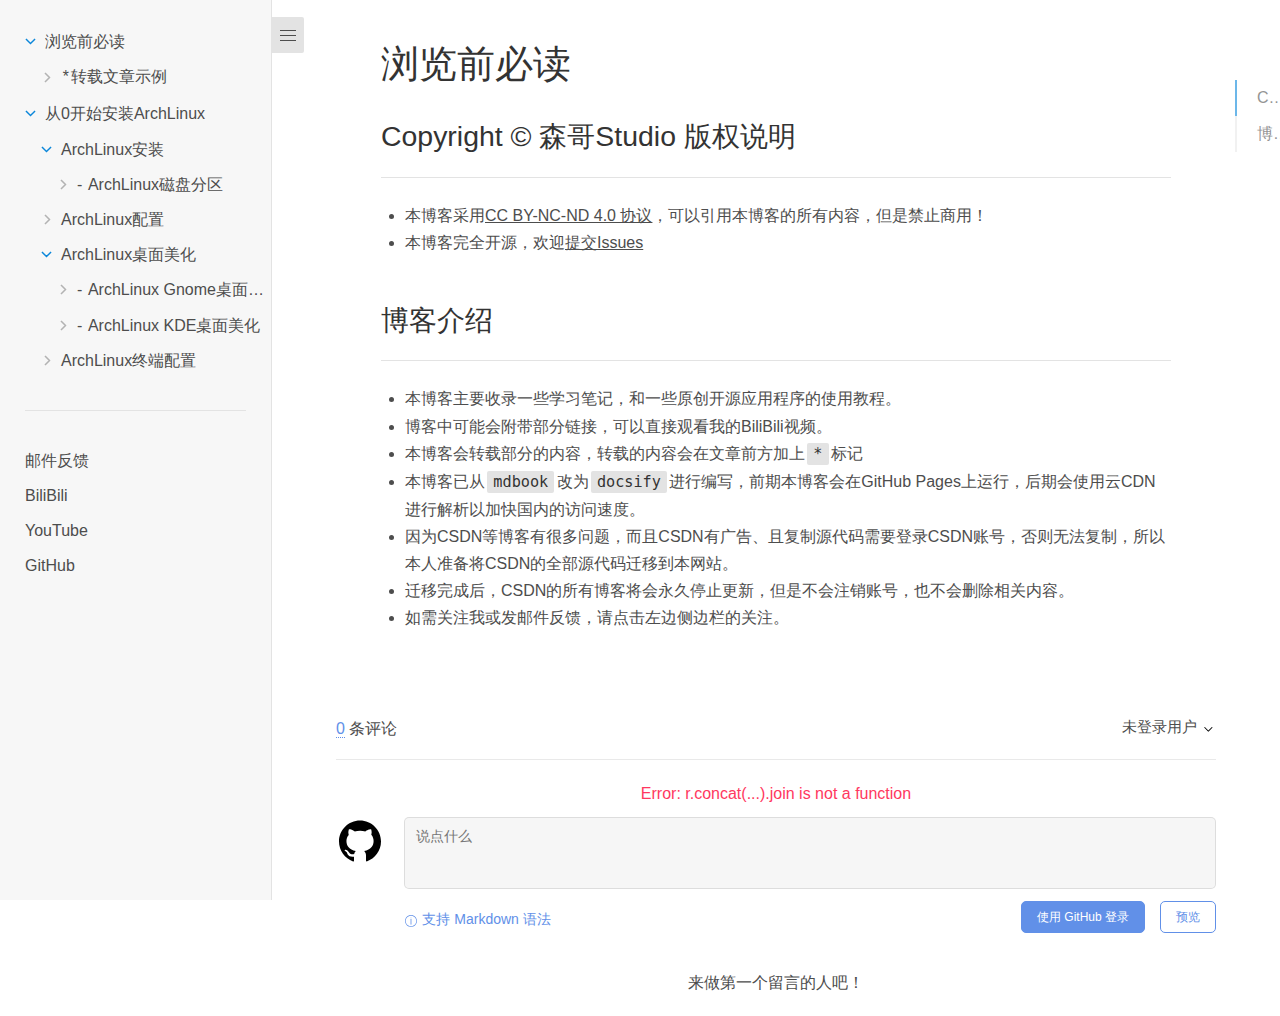
<file: index.html>
<!DOCTYPE html>
<html lang="en">
    <head>
        <meta charset="UTF-8">
        <title>森哥Studio的个人博客</title>
        <meta http-equiv="X-UA-Compatible" content="IE=edge,chrome=1"/>
        <meta name="description" content="Description">
        <meta name="viewport" content="width=device-width, initial-scale=1.0, minimum-scale=1.0">
        <link rel="stylesheet" href="css/docsify-themeable.css">
        <link rel="shortcut icon" href="img/favicon.png">
    </head>
    <body>
        <div id="app">玩命加载中...</div>
        <!-- Docsify v4 -->
        <script src="js/docsify.js"></script>
        <!-- Docsify Themeable主题 -->
        <script src="js/docsify-themeable.js"></script>
        <!-- 侧边栏 -->
        <script>
            window.$docsify = {
                name: '',
                repo: '',
                // 侧边栏
                loadSidebar: true,
                // 字数统计
                count: {
                    countable: true,
                    fontsize: '0.9em',
                    color: 'rgb(90,90,90)',
                    language: 'chinese'
                },
                //  全文搜索
                search: {
                    paths: [], // or 'auto'
                    placeholder: "在此处搜索",
                    noData: '没有找到结果',
                    depth: 6,
                },
                // 文章导航
                toc: {
                    tocMaxLevel: 4,
                    target: 'h2, h3, h4'
                },
                // Docsify tabs主题
                tabs: {
                    persist    : true,      // default
                    sync       : false,      // default
                    theme      : 'material', // default
                    tabComments: true,      // default
                    tabHeadings: true       // default
                  },
            };
        </script>
        <!-- 复制到剪切板 -->
        <script src="js/docsify-copy-code.js"></script>
        <!-- 内容导航 -->
        <script src="js/docsify-plugin-toc.js"></script>
        <!-- 在GitHub上编辑 -->
        <script src="js/docsify-edit-on-github.js"></script>
        <!-- Docsify Tabs -->
        <script src="js/docsify-tabs.js"></script>
        <link rel="stylesheet" href="css/gitalk.css">
        <script src="js/docsify-gitalk.js"></script>
        <script src="js/gitalk.js"></script>
        <script>
            const gitalk = new Gitalk({
                clientID: '2145ea87c946bdb131b9',
                clientSecret: '380263d716d0cdd8d8dc5c4175ef5eb20625596c',
                // labels: ['gitalk'],
                labels: 'gitalk',
                repo: 'SengeStudio',
                owner: 'senge-studio',
                admin: ['senge-studio'],
                language: 'zh-CN',
                // facebook-like distraction free mode
                distractionFreeMode: true
            })
            window.addEventListener('hashchange', onHashChange);
            function onHashChange() {
                props.id = decodeURI(location.hash.split('?')[0]);
            }
            gitalk.render('gitalk-container')
        </script>
    </body>
</html>
</file>
<file: css/docsify-themeable.css>
.github-corner{position:absolute;z-index:40;top:0;right:0;border-bottom:0;text-decoration:none}.github-corner svg{height:70px;width:70px;fill:var(--theme-color);color:var(--base-background-color)}.github-corner:hover .octo-arm{-webkit-animation:octocat-wave 560ms ease-in-out;animation:octocat-wave 560ms ease-in-out}@-webkit-keyframes octocat-wave{0%,100%{transform:rotate(0)}20%,60%{transform:rotate(-25deg)}40%,80%{transform:rotate(10deg)}}@keyframes octocat-wave{0%,100%{transform:rotate(0)}20%,60%{transform:rotate(-25deg)}40%,80%{transform:rotate(10deg)}}.progress{position:fixed;z-index:2147483647;top:0;left:0;right:0;height:3px;width:0;background-color:var(--theme-color);transition:width var(--duration-fast),opacity calc(var(--duration-fast) * 2)}body.ready-transition:after,body.ready-transition>*:not(.progress){opacity:0;transition:opacity var(--spinner-transition-duration)}body.ready-transition:after{content:'';position:absolute;z-index:1000;top:calc(50% - (var(--spinner-size) / 2));left:calc(50% - (var(--spinner-size) / 2));height:var(--spinner-size);width:var(--spinner-size);border:var(--spinner-track-width, 0) solid var(--spinner-track-color);border-left-color:var(--theme-color);border-left-color:var(--theme-color);border-radius:50%;-webkit-animation:spinner var(--duration-slow) infinite linear;animation:spinner var(--duration-slow) infinite linear}body.ready-transition.ready-spinner:after{opacity:1}body.ready-transition.ready-fix:after{opacity:0}body.ready-transition.ready-fix>*:not(.progress){opacity:1;transition-delay:var(--spinner-transition-duration)}@-webkit-keyframes spinner{0%{transform:rotate(0deg)}100%{transform:rotate(360deg)}}@keyframes spinner{0%{transform:rotate(0deg)}100%{transform:rotate(360deg)}}*,*:before,*:after{box-sizing:inherit;font-size:inherit;-webkit-overflow-scrolling:touch;-webkit-tap-highlight-color:rgba(0,0,0,0);-webkit-text-size-adjust:none;-webkit-touch-callout:none}:root{box-sizing:border-box;background-color:var(--base-background-color);font-size:var(--base-font-size);font-weight:var(--base-font-weight);line-height:var(--base-line-height);letter-spacing:var(--base-letter-spacing);color:var(--base-color);-webkit-font-smoothing:antialiased;-moz-osx-font-smoothing:grayscale;font-smoothing:antialiased}html,button,input,optgroup,select,textarea{font-family:var(--base-font-family)}button,input,optgroup,select,textarea{font-size:100%;margin:0}a{text-decoration:none;-webkit-text-decoration-skip:ink;text-decoration-skip-ink:auto}body{margin:0}hr{height:0;margin:2em 0;border:none;border-bottom:var(--hr-border, 0)}img{max-width:100%;border:0}main{display:block}main.hidden{display:none}mark{background:var(--mark-background);color:var(--mark-color)}pre{font-family:var(--pre-font-family);font-size:var(--pre-font-size);font-weight:var(--pre-font-weight);line-height:var(--pre-line-height)}small{display:inline-block;font-size:var(--small-font-size)}strong{font-weight:var(--strong-font-weight);color:var(--strong-color, currentColor)}sub,sup{font-size:var(--subsup-font-size);line-height:0;position:relative;vertical-align:baseline}sub{bottom:-0.25em}sup{top:-0.5em}body:not([data-platform^="Mac"]) *{scrollbar-color:hsla(var(--mono-hue), var(--mono-saturation), 50%, 0.3) hsla(var(--mono-hue), var(--mono-saturation), 50%, 0.1);scrollbar-width:thin}body:not([data-platform^="Mac"]) * ::-webkit-scrollbar{width:5px;height:5px}body:not([data-platform^="Mac"]) * ::-webkit-scrollbar-thumb{background:hsla(var(--mono-hue), var(--mono-saturation), 50%, 0.3)}body:not([data-platform^="Mac"]) * ::-webkit-scrollbar-track{background:hsla(var(--mono-hue), var(--mono-saturation), 50%, 0.1)}::-moz-selection{background:var(--selection-color)}::selection{background:var(--selection-color)}.emoji{height:var(--emoji-size);vertical-align:middle}.task-list-item{list-style:none}.task-list-item input{margin-right:0.5em;margin-left:0;vertical-align:0.075em}.markdown-section code[class*="lang-"],.markdown-section pre[data-lang]{font-family:var(--code-font-family);font-size:var(--code-font-size);font-weight:var(--code-font-weight);letter-spacing:normal;line-height:var(--code-block-line-height);-moz-tab-size:var(--code-tab-size);-o-tab-size:var(--code-tab-size);tab-size:var(--code-tab-size);text-align:left;white-space:pre;word-spacing:normal;word-wrap:normal;word-break:normal;-webkit-hyphens:none;-ms-hyphens:none;hyphens:none}.markdown-section pre[data-lang]{position:relative;overflow:hidden;margin:var(--code-block-margin);padding:0;border-radius:var(--code-block-border-radius)}.markdown-section pre[data-lang]::after{content:attr(data-lang);position:absolute;top:0.75em;right:0.75em;opacity:0.6;color:inherit;font-size:var(--font-size-s);line-height:1}.markdown-section pre[data-lang] code{display:block;overflow:auto;padding:var(--code-block-padding)}code[class*="lang-"],pre[data-lang]{color:var(--code-theme-text)}pre[data-lang]::-moz-selection,pre[data-lang] ::-moz-selection,code[class*="lang-"]::-moz-selection,code[class*="lang-"] ::-moz-selection{background:var(--code-theme-selection, var(--selection-color))}pre[data-lang]::-moz-selection, pre[data-lang] ::-moz-selection, code[class*="lang-"]::-moz-selection, code[class*="lang-"] ::-moz-selection{background:var(--code-theme-selection, var(--selection-color))}pre[data-lang]::selection,pre[data-lang] ::selection,code[class*="lang-"]::selection,code[class*="lang-"] ::selection{background:var(--code-theme-selection, var(--selection-color))}:not(pre)>code[class*="lang-"],pre[data-lang]{background:var(--code-theme-background)}.namespace{opacity:0.7}.token.comment,.token.prolog,.token.doctype,.token.cdata{color:var(--code-theme-comment)}.token.punctuation{color:var(--code-theme-punctuation)}.token.property,.token.tag,.token.boolean,.token.number,.token.constant,.token.symbol,.token.deleted{color:var(--code-theme-tag)}.token.selector,.token.attr-name,.token.string,.token.char,.token.builtin,.token.inserted{color:var(--code-theme-selector)}.token.operator,.token.entity,.token.url,.language-css .token.string,.style .token.string{color:var(--code-theme-operator)}.token.atrule,.token.attr-value,.token.keyword{color:var(--code-theme-keyword)}.token.function{color:var(--code-theme-function)}.token.regex,.token.important,.token.variable{color:var(--code-theme-variable)}.token.important,.token.bold{font-weight:bold}.token.italic{font-style:italic}.token.entity{cursor:help}.markdown-section{position:relative;max-width:var(--content-max-width);margin:0 auto;padding:2rem 45px}.app-nav:not(:empty) ~ main .markdown-section{padding-top:3.5rem}.markdown-section figure,.markdown-section p,.markdown-section ol,.markdown-section ul{margin:1em 0}.markdown-section ol,.markdown-section ul{padding-left:1.5rem}.markdown-section ol ol,.markdown-section ol ul,.markdown-section ul ol,.markdown-section ul ul{margin-top:0.15rem;margin-bottom:0.15rem}.markdown-section a{border-bottom:var(--link-border-bottom);color:var(--link-color);-webkit-text-decoration:var(--link-text-decoration);text-decoration:var(--link-text-decoration);-webkit-text-decoration-color:var(--link-text-decoration-color);text-decoration-color:var(--link-text-decoration-color)}.markdown-section a:hover{border-bottom:var(--link-border-bottom--hover, var(--link-border-bottom, 0));color:var(--link-color--hover, var(--link-color));-webkit-text-decoration:var(--link-text-decoration--hover, var(--link-text-decoration));text-decoration:var(--link-text-decoration--hover, var(--link-text-decoration));-webkit-text-decoration-color:var(--link-text-decoration-color--hover, var(--link-text-decoration-color));text-decoration-color:var(--link-text-decoration-color--hover, var(--link-text-decoration-color))}.markdown-section a.anchor{border-bottom:0;color:inherit;text-decoration:none}.markdown-section a.anchor:hover{text-decoration:underline}.markdown-section blockquote{overflow:visible;margin:2em 0;padding:1.5em;border-width:var(--blockquote-border-width, 0);border-style:var(--blockquote-border-style);border-color:var(--blockquote-border-color);border-radius:var(--blockquote-border-radius);background:var(--blockquote-background);color:var(--blockquote-color);font-family:var(--blockquote-font-family);font-size:var(--blockquote-font-size);font-style:var(--blockquote-font-style);font-weight:var(--blockquote-font-weight);quotes:"“" "”" "‘" "’"}.markdown-section blockquote em{font-family:var(--blockquote-em-font-family);font-size:var(--blockquote-em-font-size);font-style:var(--blockquote-em-font-style);font-weight:var(--blockquote-em-font-weight)}.markdown-section blockquote p:first-child{margin-top:0}.markdown-section blockquote p:first-child:before,.markdown-section blockquote p:first-child:after{color:var(--blockquote-quotes-color);font-family:var(--blockquote-quotes-font-family);font-size:var(--blockquote-quotes-font-size);line-height:0}.markdown-section blockquote p:first-child:before{content:var(--blockquote-quotes-open);margin-right:0.15em;vertical-align:-0.45em}.markdown-section blockquote p:first-child:after{content:var(--blockquote-quotes-close);margin-left:0.15em;vertical-align:-0.55em}.markdown-section blockquote p:last-child{margin-bottom:0}.markdown-section code{font-family:var(--code-font-family);font-size:var(--code-font-size);font-weight:var(--code-font-weight);line-height:inherit}.markdown-section code:not([class*="lang-"]):not([class*="language-"]){margin:var(--code-inline-margin);padding:var(--code-inline-padding);border-radius:var(--code-inline-border-radius);background:var(--code-inline-background);color:var(--code-inline-color, currentColor);white-space:nowrap}.markdown-section h1:first-child,.markdown-section h2:first-child,.markdown-section h3:first-child,.markdown-section h4:first-child,.markdown-section h5:first-child,.markdown-section h6:first-child{margin-top:0}.markdown-section h1 a[data-id],.markdown-section h2 a[data-id],.markdown-section h3 a[data-id],.markdown-section h4 a[data-id],.markdown-section h5 a[data-id],.markdown-section h6 a[data-id]{display:inline-block}.markdown-section h1 code,.markdown-section h2 code,.markdown-section h3 code,.markdown-section h4 code,.markdown-section h5 code,.markdown-section h6 code{font-size:0.875em}.markdown-section h1+h2,.markdown-section h1+h3,.markdown-section h1+h4,.markdown-section h1+h5,.markdown-section h1+h6,.markdown-section h2+h3,.markdown-section h2+h4,.markdown-section h2+h5,.markdown-section h2+h6,.markdown-section h3+h4,.markdown-section h3+h5,.markdown-section h3+h6,.markdown-section h4+h5,.markdown-section h4+h6,.markdown-section h5+h6{margin-top:1rem}.markdown-section h1{margin:var(--heading-h1-margin, var(--heading-margin));padding:var(--heading-h1-padding, var(--heading-padding));border-width:var(--heading-h1-border-width, 0);border-style:var(--heading-h1-border-style);border-color:var(--heading-h1-border-color);font-family:var(--heading-h1-font-family, var(--heading-font-family));font-size:var(--heading-h1-font-size);font-weight:var(--heading-h1-font-weight, var(--heading-font-weight));line-height:var(--base-line-height);color:var(--heading-h1-color, var(--heading-color))}.markdown-section h2{margin:var(--heading-h2-margin, var(--heading-margin));padding:var(--heading-h2-padding, var(--heading-padding));border-width:var(--heading-h2-border-width, 0);border-style:var(--heading-h2-border-style);border-color:var(--heading-h2-border-color);font-family:var(--heading-h2-font-family, var(--heading-font-family));font-size:var(--heading-h2-font-size);font-weight:var(--heading-h2-font-weight, var(--heading-font-weight));line-height:var(--base-line-height);color:var(--heading-h2-color, var(--heading-color))}.markdown-section h3{margin:var(--heading-h3-margin, var(--heading-margin));padding:var(--heading-h3-padding, var(--heading-padding));border-width:var(--heading-h3-border-width, 0);border-style:var(--heading-h3-border-style);border-color:var(--heading-h3-border-color);font-family:var(--heading-h3-font-family, var(--heading-font-family));font-size:var(--heading-h3-font-size);font-weight:var(--heading-h3-font-weight, var(--heading-font-weight));color:var(--heading-h3-color, var(--heading-color))}.markdown-section h4{margin:var(--heading-h4-margin, var(--heading-margin));padding:var(--heading-h4-padding, var(--heading-padding));border-width:var(--heading-h4-border-width, 0);border-style:var(--heading-h4-border-style);border-color:var(--heading-h4-border-color);font-family:var(--heading-h4-font-family, var(--heading-font-family));font-size:var(--heading-h4-font-size);font-weight:var(--heading-h4-font-weight, var(--heading-font-weight));color:var(--heading-h4-color, var(--heading-color))}.markdown-section h5{margin:var(--heading-h5-margin, var(--heading-margin));padding:var(--heading-h5-padding, var(--heading-padding));border-width:var(--heading-h5-border-width, 0);border-style:var(--heading-h5-border-style);border-color:var(--heading-h5-border-color);font-family:var(--heading-h5-font-family, var(--heading-font-family));font-size:var(--heading-h5-font-size);font-weight:var(--heading-h5-font-weight, var(--heading-font-weight));color:var(--heading-h5-color, var(--heading-color))}.markdown-section h6{margin:var(--heading-h6-margin, var(--heading-margin));padding:var(--heading-h6-padding, var(--heading-padding));border-width:var(--heading-h6-border-width, 0);border-style:var(--heading-h6-border-style);border-color:var(--heading-h6-border-color);font-family:var(--heading-h6-font-family, var(--heading-font-family));font-size:var(--heading-h6-font-size);font-weight:var(--heading-h6-font-weight, var(--heading-font-weight));color:var(--heading-h6-color, var(--heading-color))}.markdown-section iframe{margin:1em 0}.markdown-section img{max-width:100%}.markdown-section kbd{display:inline-block;min-width:var(--kbd-min-width);margin:var(--kbd-margin);padding:var(--kbd-padding);border:var(--kbd-border);border-radius:var(--kbd-border-radius);background:var(--kbd-background);font-family:inherit;font-size:var(--kbd-font-size);text-align:center;letter-spacing:0;line-height:1;color:var(--kbd-color)}.markdown-section kbd+kbd{margin-left:-0.15em}.markdown-section table{display:block;overflow:auto;margin:1rem 0;border-spacing:0;border-collapse:collapse}.markdown-section th,.markdown-section td{padding:var(--table-cell-padding)}.markdown-section th:not([align]){text-align:left}.markdown-section thead{border-color:var(--table-head-border-color);border-style:solid;border-width:var(--table-head-border-width, 0);background:var(--table-head-background)}.markdown-section th{font-weight:var(--table-head-font-weight);color:var(--strong-color)}.markdown-section td{border-color:var(--table-cell-border-color);border-style:solid;border-width:var(--table-cell-border-width, 0)}.markdown-section tbody{border-color:var(--table-body-border-color);border-style:solid;border-width:var(--table-body-border-width, 0)}.markdown-section tbody tr:nth-child(odd){background:var(--table-row-odd-background)}.markdown-section tbody tr:nth-child(even){background:var(--table-row-even-background)}.markdown-section>ul .task-list-item{margin-left:-1.25em}.markdown-section>ul .task-list-item .task-list-item{margin-left:0}.markdown-section .table-wrapper{overflow-x:auto}.markdown-section .table-wrapper table{display:table;width:100%}.markdown-section .table-wrapper td::before{display:none}@media (max-width: 30em){.markdown-section .table-wrapper tbody,.markdown-section .table-wrapper tr,.markdown-section .table-wrapper td{display:block}.markdown-section .table-wrapper th,.markdown-section .table-wrapper td{border:none}.markdown-section .table-wrapper thead{display:none}.markdown-section .table-wrapper tr{border-color:var(--table-cell-border-color);border-style:solid;border-width:var(--table-cell-border-width, 0);padding:var(--table-cell-padding)}.markdown-section .table-wrapper tr:not(:last-child){border-bottom:0}.markdown-section .table-wrapper td{padding:0.15em 0 0.15em 8em}.markdown-section .table-wrapper td::before{display:inline-block;float:left;width:8em;margin-left:-8em;font-weight:bold;text-align:left}}.markdown-section .tip,.markdown-section .warn{position:relative;margin:2em 0;padding:var(--notice-padding);border-width:var(--notice-border-width, 0);border-style:var(--notice-border-style);border-color:var(--notice-border-color);border-radius:var(--notice-border-radius);background:var(--notice-background);font-family:var(--notice-font-family);font-weight:var(--notice-font-weight);color:var(--notice-color)}.markdown-section .tip:before,.markdown-section .warn:before{display:inline-block;position:var(--notice-before-position, relative);top:var(--notice-before-top);left:var(--notice-before-left);height:var(--notice-before-height);width:var(--notice-before-width);margin:var(--notice-before-margin);padding:var(--notice-before-padding);border-radius:var(--notice-before-border-radius);line-height:var(--notice-before-line-height);font-family:var(--notice-before-font-family);font-size:var(--notice-before-font-size);font-weight:var(--notice-before-font-weight);text-align:center}.markdown-section .tip{border-width:var(--notice-important-border-width, var(--notice-border-width, 0));border-style:var(--notice-important-border-style, var(--notice-border-style));border-color:var(--notice-important-border-color, var(--notice-border-color));background:var(--notice-important-background, var(--notice-background));color:var(--notice-important-color, var(--notice-color))}.markdown-section .tip:before{content:var(--notice-important-before-content, var(--notice-before-content));background:var(--notice-important-before-background, var(--notice-before-background));color:var(--notice-important-before-color, var(--notice-before-color))}.markdown-section .warn{border-width:var(--notice-tip-border-width, var(--notice-border-width, 0));border-style:var(--notice-tip-border-style, var(--notice-border-style));border-color:var(--notice-tip-border-color, var(--notice-border-color));background:var(--notice-tip-background, var(--notice-background));color:var(--notice-tip-color, var(--notice-color))}.markdown-section .warn:before{content:var(--notice-tip-before-content, var(--notice-before-content));background:var(--notice-tip-before-background, var(--notice-before-background));color:var(--notice-tip-before-color, var(--notice-before-color))}.cover{display:none;position:relative;z-index:20;min-height:100vh;flex-direction:column;align-items:center;justify-content:center;padding:calc(var(--cover-border-inset, 0px) + var(--cover-border-width, 0px));color:var(--cover-color);text-align:var(--cover-text-align)}@media screen and (-ms-high-contrast: active), screen and (-ms-high-contrast: none){.cover{height:100vh}}.cover:before,.cover:after{content:'';position:absolute}.cover:before{top:0;bottom:0;left:0;right:0;background-blend-mode:var(--cover-background-blend-mode);background-color:var(--cover-background-color);background-image:var(--cover-background-image);background-position:var(--cover-background-position);background-repeat:var(--cover-background-repeat);background-size:var(--cover-background-size)}.cover:after{top:var(--cover-border-inset, 0);bottom:var(--cover-border-inset, 0);left:var(--cover-border-inset, 0);right:var(--cover-border-inset, 0);border-width:var(--cover-border-width, 0);border-style:solid;border-color:var(--cover-border-color)}.cover a{border-bottom:var(--cover-link-border-bottom);color:var(--cover-link-color);-webkit-text-decoration:var(--cover-link-text-decoration);text-decoration:var(--cover-link-text-decoration);-webkit-text-decoration-color:var(--cover-link-text-decoration-color);text-decoration-color:var(--cover-link-text-decoration-color)}.cover a:hover{border-bottom:var(--cover-link-border-bottom--hover, var(--cover-link-border-bottom));color:var(--cover-link-color--hover, var(--cover-link-color));-webkit-text-decoration:var(--cover-link-text-decoration--hover, var(--cover-link-text-decoration));text-decoration:var(--cover-link-text-decoration--hover, var(--cover-link-text-decoration));-webkit-text-decoration-color:var(--cover-link-text-decoration-color--hover, var(--cover-link-text-decoration-color));text-decoration-color:var(--cover-link-text-decoration-color--hover, var(--cover-link-text-decoration-color))}.cover h1{color:var(--cover-heading-color);position:relative;margin:0;font-size:var(--cover-heading-font-size);font-weight:var(--cover-heading-font-weight);line-height:1.2}.cover h1 a,.cover h1 a:hover{display:block;border-bottom:none;color:inherit;text-decoration:none}.cover h1 small{position:absolute;bottom:0;margin-left:0.5em}.cover h1 span{font-size:calc(var(--cover-heading-font-size-min) * 1px)}@media (min-width: 26em){.cover h1 span{font-size:calc((var(--cover-heading-font-size-min) * 1px) + (var(--cover-heading-font-size-max) - var(--cover-heading-font-size-min)) * ((100vw - 420px) / (1024 - 420)))}}@media (min-width: 64em){.cover h1 span{font-size:calc(var(--cover-heading-font-size-max) * 1px)}}.cover blockquote{margin:0;color:var(--cover-blockquote-color);font-size:var(--cover-blockquote-font-size)}.cover blockquote a{color:inherit}.cover ul{padding:0;list-style-type:none}.cover .cover-main{position:relative;z-index:1;max-width:var(--cover-max-width);margin:var(--cover-margin);padding:0 45px}.cover .cover-main>p:last-child{margin:1.25em -.25em}.cover .cover-main>p:last-child a{display:block;margin:.375em .25em;padding:var(--cover-button-padding);border:var(--cover-button-border);border-radius:var(--cover-button-border-radius);box-shadow:var(--cover-button-box-shadow);background:var(--cover-button-background);text-align:center;-webkit-text-decoration:var(--cover-button-text-decoration);text-decoration:var(--cover-button-text-decoration);-webkit-text-decoration-color:var(--cover-button-text-decoration-color);text-decoration-color:var(--cover-button-text-decoration-color);color:var(--cover-button-color);white-space:nowrap;transition:var(--cover-button-transition)}.cover .cover-main>p:last-child a:hover{border:var(--cover-button-border--hover, var(--cover-button-border));box-shadow:var(--cover-button-box-shadow--hover, var(--cover-button-box-shadow));background:var(--cover-button-background--hover, var(--cover-button-background));-webkit-text-decoration:var(--cover-button-text-decoration--hover, var(--cover-button-text-decoration));text-decoration:var(--cover-button-text-decoration--hover, var(--cover-button-text-decoration));-webkit-text-decoration-color:var(--cover-button-text-decoration-color--hover, var(--cover-button-text-decoration-color));text-decoration-color:var(--cover-button-text-decoration-color--hover, var(--cover-button-text-decoration-color));color:var(--cover-button-color--hover, var(--cover-button-color))}.cover .cover-main>p:last-child a:first-child{border:var(--cover-button-primary-border, var(--cover-button-border));box-shadow:var(--cover-button-primary-box-shadow, var(--cover-button-box-shadow));background:var(--cover-button-primary-background, var(--cover-button-background));-webkit-text-decoration:var(--cover-button-primary-text-decoration, var(--cover-button-text-decoration));text-decoration:var(--cover-button-primary-text-decoration, var(--cover-button-text-decoration));-webkit-text-decoration-color:var(--cover-button-primary-text-decoration-color, var(--cover-button-text-decoration-color));text-decoration-color:var(--cover-button-primary-text-decoration-color, var(--cover-button-text-decoration-color));color:var(--cover-button-primary-color, var(--cover-button-color))}.cover .cover-main>p:last-child a:first-child:hover{border:var(--cover-button-primary-border--hover, var(--cover-button-border--hover, var(--cover-button-primary-border, var(--cover-button-border))));box-shadow:var(--cover-button-primary-box-shadow--hover, var(--cover-button-box-shadow--hover, var(--cover-button-primary-box-shadow, var(--cover-button-box-shadow))));background:var(--cover-button-primary-background--hover, var(--cover-button-background--hover, var(--cover-button-primary-background, var(--cover-button-background))));-webkit-text-decoration:var(--cover-button-primary-text-decoration--hover, var(--cover-button-text-decoration--hover, var(--cover-button-primary-text-decoration, var(--cover-button-text-decoration))));text-decoration:var(--cover-button-primary-text-decoration--hover, var(--cover-button-text-decoration--hover, var(--cover-button-primary-text-decoration, var(--cover-button-text-decoration))));-webkit-text-decoration-color:var(--cover-button-primary-text-decoration-color--hover, var(--cover-button-text-decoration-color--hover, var(--cover-button-primary-text-decoration-color, var(--cover-button-text-decoration-color))));text-decoration-color:var(--cover-button-primary-text-decoration-color--hover, var(--cover-button-text-decoration-color--hover, var(--cover-button-primary-text-decoration-color, var(--cover-button-text-decoration-color))));color:var(--cover-button-primary-color--hover, var(--cover-button-color--hover, var(--cover-button-primary-color, var(--cover-button-color))))}@media (min-width: 30.01em){.cover .cover-main>p:last-child a{display:inline-block}}.cover .mask{visibility:var(--cover-background-mask-visibility, hidden);position:absolute;top:0;bottom:0;left:0;right:0;background-color:var(--cover-background-mask-color);opacity:var(--cover-background-mask-opacity)}.cover.has-mask .mask{visibility:visible}.cover.show{display:flex}.app-nav{position:absolute;z-index:30;top:calc(35px - (0.5em * var(--base-line-height)));left:45px;right:80px;text-align:right}.app-nav.no-badge{right:45px}.app-nav li>img,.app-nav li>a>img{margin-top:-0.25em;vertical-align:middle}.app-nav li>img:first-child,.app-nav li>a>img:first-child{margin-right:0.5em}.app-nav ul,.app-nav li{margin:0;padding:0;list-style:none}.app-nav li{position:relative}.app-nav li a{display:block;line-height:1;transition:var(--navbar-root-transition)}.app-nav>ul>li{display:inline-block;margin:var(--navbar-root-margin)}.app-nav>ul>li:first-child{margin-left:0}.app-nav>ul>li:last-child{margin-right:0}.app-nav>ul>li>a,.app-nav>ul>li>span{padding:var(--navbar-root-padding);border-width:var(--navbar-root-border-width, 0);border-style:var(--navbar-root-border-style);border-color:var(--navbar-root-border-color);border-radius:var(--navbar-root-border-radius);background:var(--navbar-root-background);color:var(--navbar-root-color);-webkit-text-decoration:var(--navbar-root-text-decoration);text-decoration:var(--navbar-root-text-decoration);-webkit-text-decoration-color:var(--navbar-root-text-decoration-color);text-decoration-color:var(--navbar-root-text-decoration-color)}.app-nav>ul>li>a:hover,.app-nav>ul>li>span:hover{background:var(--navbar-root-background--hover, var(--navbar-root-background));border-style:var(--navbar-root-border-style--hover, var(--navbar-root-border-style));border-color:var(--navbar-root-border-color--hover, var(--navbar-root-border-color));color:var(--navbar-root-color--hover, var(--navbar-root-color));-webkit-text-decoration:var(--navbar-root-text-decoration--hover, var(--navbar-root-text-decoration));text-decoration:var(--navbar-root-text-decoration--hover, var(--navbar-root-text-decoration));-webkit-text-decoration-color:var(--navbar-root-text-decoration-color--hover, var(--navbar-root-text-decoration-color));text-decoration-color:var(--navbar-root-text-decoration-color--hover, var(--navbar-root-text-decoration-color))}.app-nav>ul>li>a:not(:last-child),.app-nav>ul>li>span:not(:last-child){padding:var(--navbar-menu-root-padding, var(--navbar-root-padding));background:var(--navbar-menu-root-background, var(--navbar-root-background))}.app-nav>ul>li>a:not(:last-child):hover,.app-nav>ul>li>span:not(:last-child):hover{background:var(--navbar-menu-root-background--hover, var(--navbar-menu-root-background, var(--navbar-root-background--hover, var(--navbar-root-background))))}.app-nav>ul>li>a.active{background:var(--navbar-root-background--active, var(--navbar-root-background));border-style:var(--navbar-root-border-style--active, var(--navbar-root-border-style));border-color:var(--navbar-root-border-color--active, var(--navbar-root-border-color));color:var(--navbar-root-color--active, var(--navbar-root-color));-webkit-text-decoration:var(--navbar-root-text-decoration--active, var(--navbar-root-text-decoration));text-decoration:var(--navbar-root-text-decoration--active, var(--navbar-root-text-decoration));-webkit-text-decoration-color:var(--navbar-root-text-decoration-color--active, var(--navbar-root-text-decoration-color));text-decoration-color:var(--navbar-root-text-decoration-color--active, var(--navbar-root-text-decoration-color))}.app-nav>ul>li>a.active:not(:last-child):hover{background:var(--navbar-menu-root-background--active, var(--navbar-menu-root-background, var(--navbar-root-background--active, var(--navbar-root-background))))}.app-nav>ul>li ul{visibility:hidden;position:absolute;top:100%;right:50%;overflow-y:auto;box-sizing:border-box;max-height:calc(50vh);padding:var(--navbar-menu-padding);border-width:var(--navbar-menu-border-width, 0);border-style:solid;border-color:var(--navbar-menu-border-color);border-radius:var(--navbar-menu-border-radius);background:var(--navbar-menu-background);box-shadow:var(--navbar-menu-box-shadow);text-align:left;white-space:nowrap;opacity:0;transform:translate(50%, -0.35em);transition:var(--navbar-menu-transition)}.app-nav>ul>li ul li{white-space:nowrap}.app-nav>ul>li ul a{margin:var(--navbar-menu-link-margin);padding:var(--navbar-menu-link-padding);border-width:var(--navbar-menu-link-border-width, 0);border-style:var(--navbar-menu-link-border-style);border-color:var(--navbar-menu-link-border-color);border-radius:var(--navbar-menu-link-border-radius);background:var(--navbar-menu-link-background);color:var(--navbar-menu-link-color);-webkit-text-decoration:var(--navbar-menu-link-text-decoration);text-decoration:var(--navbar-menu-link-text-decoration);-webkit-text-decoration-color:var(--navbar-menu-link-text-decoration-color);text-decoration-color:var(--navbar-menu-link-text-decoration-color)}.app-nav>ul>li ul a:hover{background:var(--navbar-menu-link-background--hover, var(--navbar-menu-link-background));border-style:var(--navbar-menu-link-border-style--hover, var(--navbar-menu-link-border-style));border-color:var(--navbar-menu-link-border-color--hover, var(--navbar-menu-link-border-color));color:var(--navbar-menu-link-color--hover, var(--navbar-menu-link-color));-webkit-text-decoration:var(--navbar-menu-link-text-decoration--hover, var(--navbar-menu-link-text-decoration));text-decoration:var(--navbar-menu-link-text-decoration--hover, var(--navbar-menu-link-text-decoration));-webkit-text-decoration-color:var(--navbar-menu-link-text-decoration-color--hover, var(--navbar-menu-link-text-decoration-color));text-decoration-color:var(--navbar-menu-link-text-decoration-color--hover, var(--navbar-menu-link-text-decoration-color))}.app-nav>ul>li ul a.active{background:var(--navbar-menu-link-background--active, var(--navbar-menu-link-background));border-style:var(--navbar-menu-link-border-style--active, var(--navbar-menu-link-border-style));border-color:var(--navbar-menu-link-border-color--active, var(--navbar-menu-link-border-color));color:var(--navbar-menu-link-color--active, var(--navbar-menu-link-color));-webkit-text-decoration:var(--navbar-menu-link-text-decoration--active, var(--navbar-menu-link-text-decoration));text-decoration:var(--navbar-menu-link-text-decoration--active, var(--navbar-menu-link-text-decoration));-webkit-text-decoration-color:var(--navbar-menu-link-text-decoration-color--active, var(--navbar-menu-link-text-decoration-color));text-decoration-color:var(--navbar-menu-link-text-decoration-color--active, var(--navbar-menu-link-text-decoration-color))}.app-nav>ul>li:hover ul,.app-nav>ul>li:focus ul,.app-nav>ul>li.focus-within ul{visibility:visible;opacity:1;transform:translate(50%, 0)}@media (min-width: 48em){nav.app-nav{margin-left:var(--sidebar-width)}}main{position:relative;overflow-x:hidden;min-height:100vh}.sidebar,.sidebar-toggle,.sidebar+.content{transition:all var(--sidebar-transition-duration) ease-out}@media (min-width: 48em){.sidebar+.content{margin-left:var(--sidebar-width)}}.sidebar{display:flex;flex-direction:column;position:fixed;z-index:10;top:0;right:100%;overflow-x:hidden;overflow-y:auto;height:100vh;width:var(--sidebar-width);padding:var(--sidebar-padding);border-width:var(--sidebar-border-width);border-style:solid;border-color:var(--sidebar-border-color);background:var(--sidebar-background)}.sidebar>h1{margin:0;margin:var(--sidebar-name-margin);padding:var(--sidebar-name-padding);background:var(--sidebar-name-background);color:var(--sidebar-name-color);font-family:var(--sidebar-name-font-family);font-size:var(--sidebar-name-font-size);font-weight:var(--sidebar-name-font-weight);text-align:var(--sidebar-name-text-align)}.sidebar>h1 img{max-width:100%}.sidebar>h1 .app-name-link{color:var(--sidebar-name-color)}body:not([data-platform^="Mac"]) .sidebar::-webkit-scrollbar{width:5px}body:not([data-platform^="Mac"]) .sidebar::-webkit-scrollbar-thumb{border-radius:50vw}@media (min-width: 48em){.sidebar{position:absolute;transform:translateX(var(--sidebar-width))}}@media print{.sidebar{display:none}}.sidebar-nav,.sidebar nav{order:1;margin:var(--sidebar-nav-margin);padding:var(--sidebar-nav-padding);background:var(--sidebar-nav-background)}.sidebar-nav ul,.sidebar nav ul{margin:0;padding:0;list-style:none}.sidebar-nav ul ul,.sidebar nav ul ul{margin-left:var(--sidebar-nav-indent)}.sidebar-nav a,.sidebar nav a{display:block;overflow:hidden;margin:var(--sidebar-nav-link-margin);padding:var(--sidebar-nav-link-padding);border-width:var(--sidebar-nav-link-border-width, 0);border-style:var(--sidebar-nav-link-border-style);border-color:var(--sidebar-nav-link-border-color);border-radius:var(--sidebar-nav-link-border-radius);background-color:var(--sidebar-nav-link-background-color);background-image:var(--sidebar-nav-link-background-image);background-position:var(--sidebar-nav-link-background-position);background-repeat:var(--sidebar-nav-link-background-repeat);background-size:var(--sidebar-nav-link-background-size);color:var(--sidebar-nav-link-color);font-weight:var(--sidebar-nav-link-font-weight);white-space:nowrap;-webkit-text-decoration:var(--sidebar-nav-link-text-decoration);text-decoration:var(--sidebar-nav-link-text-decoration);-webkit-text-decoration-color:var(--sidebar-nav-link-text-decoration-color);text-decoration-color:var(--sidebar-nav-link-text-decoration-color);text-overflow:ellipsis;transition:var(--sidebar-nav-link-transition)}.sidebar-nav a img,.sidebar nav a img{margin-top:-0.25em;vertical-align:middle}.sidebar-nav a img:first-child,.sidebar nav a img:first-child{margin-right:0.5em}.sidebar-nav a:hover,.sidebar nav a:hover{border-width:var(--sidebar-nav-link-border-width--hover, var(--sidebar-nav-link-border-width, 0));border-style:var(--sidebar-nav-link-border-style--hover, var(--sidebar-nav-link-border-style));border-color:var(--sidebar-nav-link-border-color--hover, var(--sidebar-nav-link-border-color));background-color:var(--sidebar-nav-link-background-color--hover, var(--sidebar-nav-link-background-color));background-image:var(--sidebar-nav-link-background-image--hover, var(--sidebar-nav-link-background-image));background-position:var(--sidebar-nav-link-background-position--hover, var(--sidebar-nav-link-background-position));background-size:var(--sidebar-nav-link-background-size--hover, var(--sidebar-nav-link-background-size));color:var(--sidebar-nav-link-color--hover, var(--sidebar-nav-link-color));font-weight:var(--sidebar-nav-link-font-weight--hover, var(--sidebar-nav-link-font-weight));-webkit-text-decoration:var(--sidebar-nav-link-text-decoration--hover, var(--sidebar-nav-link-text-decoration));text-decoration:var(--sidebar-nav-link-text-decoration--hover, var(--sidebar-nav-link-text-decoration));-webkit-text-decoration-color:var(--sidebar-nav-link-text-decoration-color);text-decoration-color:var(--sidebar-nav-link-text-decoration-color)}.sidebar-nav ul>li>span,.sidebar-nav ul>li>strong,.sidebar nav ul>li>span,.sidebar nav ul>li>strong{display:block;margin:var(--sidebar-nav-strong-margin);padding:var(--sidebar-nav-strong-padding);border-width:var(--sidebar-nav-strong-border-width, 0);border-style:solid;border-color:var(--sidebar-nav-strong-border-color);color:var(--sidebar-nav-strong-color);font-size:var(--sidebar-nav-strong-font-size);font-weight:var(--sidebar-nav-strong-font-weight);text-transform:var(--sidebar-nav-strong-text-transform)}.sidebar-nav ul>li>span+ul,.sidebar-nav ul>li>strong+ul,.sidebar nav ul>li>span+ul,.sidebar nav ul>li>strong+ul{margin-left:0}.sidebar-nav ul>li:first-child>span,.sidebar-nav ul>li:first-child>strong,.sidebar nav ul>li:first-child>span,.sidebar nav ul>li:first-child>strong{margin-top:0}.sidebar-nav::-webkit-scrollbar,.sidebar nav::-webkit-scrollbar{width:0}@supports (width: env(safe-area-inset)){@media only screen and (orientation: landscape){.sidebar-nav,.sidebar nav{margin-left:calc(env(safe-area-inset-left) / 2)}}}.sidebar-nav li>a:before,.sidebar-nav li>strong:before{display:inline-block}.sidebar-nav li>a{background-repeat:var(--sidebar-nav-pagelink-background-repeat);background-size:var(--sidebar-nav-pagelink-background-size)}.sidebar-nav li>a[href^="/"]:not([href*="?id="]),.sidebar-nav li>a[href^="#/"]:not([href*="?id="]){transition:var(--sidebar-nav-pagelink-transition)}.sidebar-nav li>a[href^="/"]:not([href*="?id="]),.sidebar-nav li>a[href^="/"]:not([href*="?id="]) ~ ul a,.sidebar-nav li>a[href^="#/"]:not([href*="?id="]),.sidebar-nav li>a[href^="#/"]:not([href*="?id="]) ~ ul a{padding:var(--sidebar-nav-pagelink-padding, var(--sidebar-nav-link-padding))}.sidebar-nav li>a[href^="/"]:not([href*="?id="]):only-child,.sidebar-nav li>a[href^="#/"]:not([href*="?id="]):only-child{background-image:var(--sidebar-nav-pagelink-background-image);background-position:var(--sidebar-nav-pagelink-background-position)}.sidebar-nav li>a[href^="/"]:not([href*="?id="]):not(:only-child),.sidebar-nav li>a[href^="#/"]:not([href*="?id="]):not(:only-child){background-image:var(--sidebar-nav-pagelink-background-image--loaded, var(--sidebar-nav-pagelink-background-image));background-position:var(--sidebar-nav-pagelink-background-position--loaded, var(--sidebar-nav-pagelink-background-image))}.sidebar-nav li.active>a,.sidebar-nav li.collapse>a{border-width:var(--sidebar-nav-link-border-width--active, var(--sidebar-nav-link-border-width));border-style:var(--sidebar-nav-link-border-style--active, var(--sidebar-nav-link-border-style));border-color:var(--sidebar-nav-link-border-color--active, var(--sidebar-nav-link-border-color));background-color:var(--sidebar-nav-link-background-color--active, var(--sidebar-nav-link-background-color));background-image:var(--sidebar-nav-link-background-image--active, var(--sidebar-nav-link-background-image));background-position:var(--sidebar-nav-link-background-position--active, var(--sidebar-nav-link-background-position));background-size:var(--sidebar-nav-link-background-size--active, var(--sidebar-nav-link-background-size));color:var(--sidebar-nav-link-color--active, var(--sidebar-nav-link-color));font-weight:var(--sidebar-nav-link-font-weight--active, var(--sidebar-nav-link-font-weight));-webkit-text-decoration:var(--sidebar-nav-link-text-decoration--active, var(--sidebar-nav-link-text-decoration));text-decoration:var(--sidebar-nav-link-text-decoration--active, var(--sidebar-nav-link-text-decoration));-webkit-text-decoration-color:var(--sidebar-nav-link-text-decoration-color);text-decoration-color:var(--sidebar-nav-link-text-decoration-color)}.sidebar-nav li.active>a[href^="/"]:not([href*="?id="]):not(:only-child),.sidebar-nav li.active>a[href^="#/"]:not([href*="?id="]):not(:only-child){background-image:var(--sidebar-nav-pagelink-background-image--active, var(--sidebar-nav-pagelink-background-image--loaded, var(--sidebar-nav-pagelink-background-image)));background-position:var(--sidebar-nav-pagelink-background-position--active, var(--sidebar-nav-pagelink-background-position--loaded, var(--sidebar-nav-pagelink-background-image)))}.sidebar-nav li.collapse>a[href^="/"]:not([href*="?id="]):not(:only-child),.sidebar-nav li.collapse>a[href^="#/"]:not([href*="?id="]):not(:only-child){background-image:var(--sidebar-nav-pagelink-background-image--collapse, var(--sidebar-nav-pagelink-background-image--loaded, var(--sidebar-nav-pagelink-background-image)));background-position:var(--sidebar-nav-pagelink-background-position--collapse, var(--sidebar-nav-pagelink-background-position--loaded, var(--sidebar-nav-pagelink-background-image)))}.sidebar-nav li.collapse .app-sub-sidebar{display:none}.sidebar-nav>ul>li>a:before{content:var(--sidebar-nav-link-before-content-l1, var(--sidebar-nav-link-before-content));margin:var(--sidebar-nav-link-before-margin-l1, var(--sidebar-nav-link-before-margin));color:var(--sidebar-nav-link-before-color-l1, var(--sidebar-nav-link-before-color))}.sidebar-nav>ul>li.active>a:before{content:var(--sidebar-nav-link-before-content-l1--active, var(--sidebar-nav-link-before-content--active, var(--sidebar-nav-link-before-content-l1, var(--sidebar-nav-link-before-content))));color:var(--sidebar-nav-link-before-color-l1--active, var(--sidebar-nav-link-before-color--active, var(--sidebar-nav-link-before-color-l1, var(--sidebar-nav-link-before-color))))}.sidebar-nav>ul>li>ul>li>a:before{content:var(--sidebar-nav-link-before-content-l2, var(--sidebar-nav-link-before-content));margin:var(--sidebar-nav-link-before-margin-l2, var(--sidebar-nav-link-before-margin));color:var(--sidebar-nav-link-before-color-l2, var(--sidebar-nav-link-before-color))}.sidebar-nav>ul>li>ul>li.active>a:before{content:var(--sidebar-nav-link-before-content-l2--active, var(--sidebar-nav-link-before-content--active, var(--sidebar-nav-link-before-content-l2, var(--sidebar-nav-link-before-content))));color:var(--sidebar-nav-link-before-color-l2--active, var(--sidebar-nav-link-before-color--active, var(--sidebar-nav-link-before-color-l2, var(--sidebar-nav-link-before-color))))}.sidebar-nav>ul>li>ul>li>ul>li>a:before{content:var(--sidebar-nav-link-before-content-l3, var(--sidebar-nav-link-before-content));margin:var(--sidebar-nav-link-before-margin-l3, var(--sidebar-nav-link-before-margin));color:var(--sidebar-nav-link-before-color-l3, var(--sidebar-nav-link-before-color))}.sidebar-nav>ul>li>ul>li>ul>li.active>a:before{content:var(--sidebar-nav-link-before-content-l3--active, var(--sidebar-nav-link-before-content--active, var(--sidebar-nav-link-before-content-l3, var(--sidebar-nav-link-before-content))));color:var(--sidebar-nav-link-before-color-l3--active, var(--sidebar-nav-link-before-color--active, var(--sidebar-nav-link-before-color-l3, var(--sidebar-nav-link-before-color))))}.sidebar-nav>ul>li>ul>li>ul>li>ul>li>a:before{content:var(--sidebar-nav-link-before-content-l4, var(--sidebar-nav-link-before-content));margin:var(--sidebar-nav-link-before-margin-l4, var(--sidebar-nav-link-before-margin));color:var(--sidebar-nav-link-before-color-l4, var(--sidebar-nav-link-before-color))}.sidebar-nav>ul>li>ul>li>ul>li>ul>li.active>a:before{content:var(--sidebar-nav-link-before-content-l4--active, var(--sidebar-nav-link-before-content--active, var(--sidebar-nav-link-before-content-l4, var(--sidebar-nav-link-before-content))));color:var(--sidebar-nav-link-before-color-l4--active, var(--sidebar-nav-link-before-color--active, var(--sidebar-nav-link-before-color-l4, var(--sidebar-nav-link-before-color))))}.sidebar-nav>:last-child{margin-bottom:2rem}.sidebar-toggle,.sidebar-toggle-button{width:var(--sidebar-toggle-width);outline:none}.sidebar-toggle{position:fixed;z-index:11;top:0;bottom:0;left:0;max-width:40px;margin:0;padding:0;border:0;background:transparent;-webkit-appearance:none;-moz-appearance:none;appearance:none;cursor:pointer}.sidebar-toggle .sidebar-toggle-button{position:absolute;top:var(--sidebar-toggle-offset-top);left:var(--sidebar-toggle-offset-left);height:var(--sidebar-toggle-height);border-radius:var(--sidebar-toggle-border-radius);border-width:var(--sidebar-toggle-border-width);border-style:var(--sidebar-toggle-border-style);border-color:var(--sidebar-toggle-border-color);background:var(--sidebar-toggle-background, transparent);color:var(--sidebar-toggle-icon-color)}.sidebar-toggle span{position:absolute;top:calc(50% - (var(--sidebar-toggle-icon-stroke-width) / 2));left:calc(50% - (var(--sidebar-toggle-icon-width) / 2));height:var(--sidebar-toggle-icon-stroke-width);width:var(--sidebar-toggle-icon-width);background-color:currentColor}.sidebar-toggle span:nth-child(1){margin-top:calc(0px - (var(--sidebar-toggle-icon-height) / 2))}.sidebar-toggle span:nth-child(3){margin-top:calc((var(--sidebar-toggle-icon-height) / 2))}@media (min-width: 48em){.sidebar-toggle{position:absolute;overflow:visible;top:var(--sidebar-toggle-offset-top);bottom:auto;left:0;height:var(--sidebar-toggle-height);transform:translateX(var(--sidebar-width))}.sidebar-toggle .sidebar-toggle-button{top:0}}@media print{.sidebar-toggle{display:none}}@media (max-width: 47.99em){body.close .sidebar,body.close .sidebar-toggle,body.close .sidebar+.content{transform:translateX(var(--sidebar-width))}}@media (min-width: 48em){body.close .sidebar+.content{transform:translateX(0)}}@media (max-width: 47.99em){body.close nav.app-nav,body.close .github-corner{display:none}}@media (min-width: 48em){body.close .sidebar,body.close .sidebar-toggle{transform:translateX(0)}}@media (min-width: 48em){body.close nav.app-nav{margin-left:0}}@media (max-width: 47.99em){body.close .sidebar-toggle{width:100%;max-width:none}body.close .sidebar-toggle span{margin-top:0}body.close .sidebar-toggle span:nth-child(1){transform:rotate(45deg)}body.close .sidebar-toggle span:nth-child(2){display:none}body.close .sidebar-toggle span:nth-child(3){transform:rotate(-45deg)}}@media (min-width: 48em){body.close .sidebar+.content{margin-left:0}}@media (min-width: 48em){body.sticky .sidebar,body.sticky .sidebar-toggle{position:fixed}}body .docsify-copy-code-button,body .docsify-copy-code-button:after{border-radius:var(--border-radius-m, 0);border-top-left-radius:0;border-bottom-right-radius:0;background:var(--copycode-background);color:var(--copycode-color)}body .docsify-copy-code-button span{border-radius:var(--border-radius-s, 0)}body .docsify-pagination-container{border-top:var(--pagination-border-top);color:var(--pagination-color)}body .pagination-item-label{font-size:var(--pagination-label-font-size)}body .pagination-item-label svg{color:var(--pagination-label-color);height:var(--pagination-chevron-height);stroke:var(--pagination-chevron-stroke);stroke-linecap:var(--pagination-chevron-stroke-linecap);stroke-linejoin:var(--pagination-chevron-stroke-linecap);stroke-width:var(--pagination-chevron-stroke-width)}body .pagination-item-title{color:var(--pagination-title-color);font-size:var(--pagination-title-font-size)}body .app-name.hide{display:block}body .sidebar{padding:var(--sidebar-padding)}.sidebar .search{margin:0;padding:0;border:0}.sidebar .search input{padding:0;line-height:1;font-size:inherit}.sidebar .search .clear-button{width:auto}.sidebar .search .clear-button svg{transform:scale(1)}.sidebar .search .matching-post{border:none}.sidebar .search p{font-size:inherit}.sidebar .search{order:var(--search-flex-order);margin:var(--search-margin);padding:var(--search-padding);background:var(--search-background)}.sidebar .search a{color:inherit}.sidebar .search h2{margin:var(--search-result-heading-margin);font-size:var(--search-result-heading-font-size);font-weight:var(--search-result-heading-font-weight);color:var(--search-result-heading-color)}.sidebar .search .input-wrap{align-items:stretch;margin:var(--search-input-margin);background-color:var(--search-input-background-color);border-width:var(--search-input-border-width, 0);border-style:solid;border-color:var(--search-input-border-color);border-radius:var(--search-input-border-radius)}.sidebar .search input[type="search"]{min-width:0;padding:var(--search-input-padding);border:none;background-color:transparent;background-image:var(--search-input-background-image);background-position:var(--search-input-background-position);background-repeat:var(--search-input-background-repeat);background-size:var(--search-input-background-size);font-size:var(--search-input-font-size);color:var(--search-input-color);transition:var(--search-input-transition)}.sidebar .search input[type="search"]::-ms-clear{display:none}.sidebar .search input[type="search"]::-moz-placeholder{color:var(--search-input-placeholder-color, gray)}.sidebar .search input[type="search"]:-ms-input-placeholder{color:var(--search-input-placeholder-color, gray)}.sidebar .search input[type="search"]::placeholder{color:var(--search-input-placeholder-color, gray)}.sidebar .search input[type="search"]::-webkit-input-placeholder{line-height:normal}.sidebar .search input[type="search"]:focus{background-color:var(--search-input-background-color--focus, var(--search-input-background-color));background-image:var(--search-input-background-image--focus, var(--search-input-background-image));background-position:var(--search-input-background-position--focus, var(--search-input-background-position));background-size:var(--search-input-background-size--focus, var(--search-input-background-size))}@supports (width: env(safe-area-inset)){@media only screen and (orientation: landscape){.sidebar .search input[type="search"]{margin-left:calc(env(safe-area-inset-left) / 2)}}}.sidebar .search p{overflow:hidden;text-overflow:ellipsis;-webkit-box-orient:vertical;-webkit-line-clamp:2}.sidebar .search p:empty{text-align:center}.sidebar .search .clear-button{margin:0;padding:0 10px;border:none;line-height:1;background:transparent;cursor:pointer}.sidebar .search .clear-button svg circle{fill:var(--search-clear-icon-color1, gray)}.sidebar .search .clear-button svg path{stroke:var(--search-clear-icon-color2, #fff)}.sidebar .search.show ~ *:not(h1){display:none}.sidebar .search .results-panel{display:none;color:var(--search-result-item-color);font-size:var(--search-result-item-font-size);font-weight:var(--search-result-item-font-weight)}.sidebar .search .results-panel.show{display:block}.sidebar .search .matching-post{margin:var(--search-result-item-margin);padding:var(--search-result-item-padding)}.sidebar .search .matching-post,.sidebar .search .matching-post:last-child{border-width:var(--search-result-item-border-width, 0) !important;border-style:var(--search-result-item-border-style);border-color:var(--search-result-item-border-color)}.sidebar .search .matching-post p{margin:0}.sidebar .search .search-keyword{margin:var(--search-result-keyword-margin);padding:var(--search-result-keyword-padding);border-radius:var(--search-result-keyword-border-radius);background-color:var(--search-result-keyword-background);color:var(--search-result-keyword-color, currentColor);font-style:normal;font-weight:var(--search-result-keyword-font-weight)}.medium-zoom-overlay,.medium-zoom-image--open,.medium-zoom-image--opened{z-index:2147483646 !important}.medium-zoom-overlay{background:var(--zoomimage-overlay-background) !important}:root{--mono-hue: 113;--mono-saturation: 0%;--mono-shade3: hsl(var(--mono-hue), var(--mono-saturation), 20%);--mono-shade2: hsl(var(--mono-hue), var(--mono-saturation), 30%);--mono-shade1: hsl(var(--mono-hue), var(--mono-saturation), 40%);--mono-base: hsl(var(--mono-hue), var(--mono-saturation), 50%);--mono-tint1: hsl(var(--mono-hue), var(--mono-saturation), 70%);--mono-tint2: hsl(var(--mono-hue), var(--mono-saturation), 89%);--mono-tint3: hsl(var(--mono-hue), var(--mono-saturation), 97%);--theme-hue: 204;--theme-saturation: 90%;--theme-lightness: 45%;--theme-color: hsl(var(--theme-hue), var(--theme-saturation), var(--theme-lightness));--modular-scale: 1.333;--modular-scale--2: calc(var(--modular-scale--1) / var(--modular-scale));--modular-scale--1: calc(var(--modular-scale-1) / var(--modular-scale));--modular-scale-1: 1rem;--modular-scale-2: calc(var(--modular-scale-1) * var(--modular-scale));--modular-scale-3: calc(var(--modular-scale-2) * var(--modular-scale));--modular-scale-4: calc(var(--modular-scale-3) * var(--modular-scale));--modular-scale-5: calc(var(--modular-scale-4) * var(--modular-scale));--font-size-xxxl: var(--modular-scale-5);--font-size-xxl: var(--modular-scale-4);--font-size-xl: var(--modular-scale-3);--font-size-l: var(--modular-scale-2);--font-size-m: var(--modular-scale-1);--font-size-s: var(--modular-scale--1);--font-size-xs: var(--modular-scale--2);--duration-slow: 1s;--duration-medium: 0.5s;--duration-fast: 0.25s;--spinner-size: 60px;--spinner-track-width: 4px;--spinner-track-color: rgba(0, 0, 0, 0.15);--spinner-transition-duration: var(--duration-medium)}:root{--base-background-color: #fff;--base-color: var(--mono-shade2);--base-font-family: -apple-system, BlinkMacSystemFont, "Segoe UI", Helvetica, Arial, sans-serif, "Apple Color Emoji", "Segoe UI Emoji", "Segoe UI Symbol";--base-font-size: 16px;--base-font-weight: normal;--base-line-height: 1.7;--emoji-size: calc(var(--base-line-height) * 1em);--hr-border: 1px solid var(--mono-tint2);--mark-background: #ffecb3;--pre-font-family: var(--code-font-family);--pre-font-size: var(--code-font-size);--pre-font-weight: normal;--selection-color: #b4d5fe;--small-font-size: var(--font-size-s);--strong-color: var(--heading-color);--strong-font-weight: 600;--subsup-font-size: var(--font-size-s)}:root{--content-max-width: 55em;--blockquote-background: var(--mono-tint3);--blockquote-border-style: solid;--blockquote-border-radius: var(--border-radius-m);--blockquote-em-font-weight: normal;--blockquote-font-weight: normal;--code-font-family: Inconsolata, Consolas, Menlo, Monaco, "Andale Mono WT", "Andale Mono", "Lucida Console", "DejaVu Sans Mono", "Bitstream Vera Sans Mono", "Courier New", Courier, monospace;--code-font-size: calc(var(--font-size-m) * 0.95);--code-font-weight: normal;--code-tab-size: 4;--code-block-border-radius: var(--border-radius-m);--code-block-line-height: var(--base-line-height);--code-block-margin: 1em 0;--code-block-padding: 1.75em 1.5em 1.5em 1.5em;--code-inline-background: var(--code-theme-background);--code-inline-border-radius: var(--border-radius-s);--code-inline-color: var(--code-theme-text);--code-inline-margin: 0 0.15em;--code-inline-padding: 0.125em 0.4em;--code-theme-background: var(--mono-tint3);--heading-color: var(--mono-shade3);--heading-margin: 2.5rem 0 0;--heading-h1-border-style: solid;--heading-h1-font-size: var(--font-size-xxl);--heading-h2-border-style: solid;--heading-h2-font-size: var(--font-size-xl);--heading-h3-border-style: solid;--heading-h3-font-size: var(--font-size-l);--heading-h4-border-style: solid;--heading-h4-font-size: var(--font-size-m);--heading-h5-border-style: solid;--heading-h5-font-size: var(--font-size-s);--heading-h6-border-style: solid;--heading-h6-font-size: var(--font-size-xs);--kbd-background: var(--mono-tint3);--kbd-border-radius: var(--border-radius-m);--kbd-margin: 0 0.3em;--kbd-min-width: 2.5em;--kbd-padding: 0.65em 0.5em;--link-text-decoration: underline;--notice-background: var(--mono-tint3);--notice-border-radius: var(--border-radius-m);--notice-border-style: solid;--notice-font-weight: normal;--notice-padding: 1em 1.5em;--notice-before-font-weight: normal;--table-cell-padding: 0.75em 0.5em;--table-head-border-color: var(--table-cell-border-color);--table-head-font-weight: var(--strong-font-weight);--table-row-odd-background: var(--mono-tint3)}:root{--cover-margin: 0 auto;--cover-max-width: 40em;--cover-text-align: center;--cover-background-color: var(--base-background-color);--cover-background-mask-color: var(--base-background-color);--cover-background-mask-opacity: 0.8;--cover-background-position: center center;--cover-background-repeat: no-repeat;--cover-background-size: cover;--cover-blockquote-font-size: var(--font-size-l);--cover-border-color: var(--theme-color);--cover-button-border: 1px solid var(--theme-color);--cover-button-border-radius: var(--border-radius-m);--cover-button-color: var(--theme-color);--cover-button-padding: 0.5em 2rem;--cover-button-text-decoration: none;--cover-button-transition: all var(--duration-fast) ease-in-out;--cover-button-primary-background: var(--theme-color);--cover-button-primary-border: 1px solid var(--theme-color);--cover-button-primary-color: #fff;--cover-heading-color: var(--theme-color);--cover-heading-font-size: var(--font-size-xxl);--cover-heading-font-weight: normal;--cover-link-text-decoration: underline }:root{--navbar-root-border-style: solid;--navbar-root-margin: 0 0 0 1.5em;--navbar-root-transition: all var(--duration-fast);--navbar-menu-background: var(--base-background-color);--navbar-menu-border-radius: var(--border-radius-m);--navbar-menu-box-shadow: rgba(45,45,45,0.05) 0px 0px 1px, rgba(49,49,49,0.05) 0px 1px 2px, rgba(42,42,42,0.05) 0px 2px 4px, rgba(32,32,32,0.05) 0px 4px 8px, rgba(49,49,49,0.05) 0px 8px 16px, rgba(35,35,35,0.05) 0px 16px 32px;--navbar-menu-padding: 0.5em;--navbar-menu-transition: all var(--duration-fast);--navbar-menu-link-border-style: solid;--navbar-menu-link-margin: 0.75em 0.5em;--navbar-menu-link-padding: 0.2em 0 }:root{--copycode-background: #808080;--copycode-color: #fff}:root{--docsifytabs-border-color: var(--mono-tint2);--docsifytabs-border-radius-px: var(--border-radius-s);--docsifytabs-tab-background: var(--mono-tint3);--docsifytabs-tab-color: var(--mono-tint1)}:root{--pagination-border-top: 1px solid var(--mono-tint2);--pagination-chevron-height: 0.8em;--pagination-chevron-stroke: currentColor;--pagination-chevron-stroke-linecap: round;--pagination-chevron-stroke-width: 1px;--pagination-label-font-size: var(--font-size-s);--pagination-title-font-size: var(--font-size-l)}:root{--search-margin: 1.5rem 0 0;--search-input-background-repeat: no-repeat;--search-input-border-color: var(--mono-tint1);--search-input-border-width: 1px;--search-input-padding: 0.5em;--search-flex-order: 1;--search-result-heading-color: var(--heading-color);--search-result-heading-font-size: var(--base-font-size);--search-result-heading-font-weight: normal;--search-result-heading-margin: 0 0 0.25em;--search-result-item-border-color: var(--mono-tint2);--search-result-item-border-style: solid;--search-result-item-border-width: 0 0 1px 0;--search-result-item-font-weight: normal;--search-result-item-padding: 1em 0;--search-result-keyword-background: var(--mark-background);--search-result-keyword-border-radius: var(--border-radius-s);--search-result-keyword-color: var(--mark-color);--search-result-keyword-font-weight: normal;--search-result-keyword-margin: 0 0.1em;--search-result-keyword-padding: 0.2em 0}:root{--zoomimage-overlay-background: rgba(0, 0, 0, 0.875)}:root{--sidebar-background: var(--base-background-color);--sidebar-border-width: 0;--sidebar-padding: 0 25px;--sidebar-transition-duration: var(--duration-fast);--sidebar-width: 17rem;--sidebar-name-font-size: var(--font-size-l);--sidebar-name-font-weight: normal;--sidebar-name-margin: 1.5rem 0 0;--sidebar-name-text-align: center;--sidebar-nav-strong-border-color: var(--sidebar-border-color);--sidebar-nav-strong-color: var(--heading-color);--sidebar-nav-strong-font-weight: var(--strong-font-weight);--sidebar-nav-strong-margin: 1.5em 0 0.5em;--sidebar-nav-strong-padding: 0.25em 0;--sidebar-nav-indent: 1em;--sidebar-nav-margin: 1.5rem 0 0;--sidebar-nav-link-border-style: solid;--sidebar-nav-link-border-width: 0;--sidebar-nav-link-color: var(--base-color);--sidebar-nav-link-font-weight: normal;--sidebar-nav-link-padding: 0.25em 0;--sidebar-nav-link-text-decoration--active: underline;--sidebar-nav-link-text-decoration--hover: underline;--sidebar-nav-link-before-margin: 0 0.35em 0 0;--sidebar-nav-pagelink-background-repeat: no-repeat;--sidebar-nav-pagelink-transition: var(--sidebar-nav-link-transition);--sidebar-toggle-border-radius: var(--border-radius-s);--sidebar-toggle-border-style: solid;--sidebar-toggle-border-width: 0;--sidebar-toggle-height: 36px;--sidebar-toggle-icon-color: var(--base-color);--sidebar-toggle-icon-height: 10px;--sidebar-toggle-icon-stroke-width: 1px;--sidebar-toggle-icon-width: 16px;--sidebar-toggle-offset-left: 0;--sidebar-toggle-offset-top: calc(35px - (var(--sidebar-toggle-height) / 2));--sidebar-toggle-width: 44px}:root{--code-theme-background: #f3f3f3;--code-theme-comment: #6e8090;--code-theme-function: #dd4a68;--code-theme-keyword: #07a;--code-theme-operator: #a67f59;--code-theme-punctuation: #999;--code-theme-selector: #690;--code-theme-tag: #905;--code-theme-text: #333;--code-theme-variable: #e90}:root{--border-radius-s: 2px;--border-radius-m: 4px;--border-radius-l: 8px;--strong-font-weight: 600;--blockquote-border-color: var(--theme-color);--blockquote-border-radius: 0 var(--border-radius-m) var(--border-radius-m) 0;--blockquote-border-width: 0 0 0 4px;--code-inline-background: var(--mono-tint2);--code-theme-background: var(--mono-tint3);--heading-font-weight: var(--strong-font-weight);--heading-h1-font-weight: 400;--heading-h2-font-weight: 400;--heading-h2-border-color: var(--mono-tint2);--heading-h2-border-width: 0 0 1px 0;--heading-h2-margin: 2.5rem 0 1.5rem;--heading-h2-padding: 0 0 1rem 0;--kbd-border: 1px solid var(--mono-tint2);--notice-border-radius: 0 var(--border-radius-m) var(--border-radius-m) 0;--notice-border-width: 0 0 0 4px;--notice-padding: 1em 1.5em 1em 3em;--notice-before-border-radius: 100%;--notice-before-font-weight: bold;--notice-before-height: 1.5em;--notice-before-left: 0.75em;--notice-before-line-height: 1.5;--notice-before-margin: 0 0.25em 0 0;--notice-before-position: absolute;--notice-before-width: var(--notice-before-height);--notice-important-background: hsl(340, 60%, 96%);--notice-important-border-color: hsl(340, 90%, 45%);--notice-important-before-background: var(--notice-important-border-color) url("data:image/svg+xml,%3Csvg xmlns='http://www.w3.org/2000/svg' viewBox='0 0 16 16' fill='%23fff'%3E%3Cpath d='M10 14C10 15.1 9.1 16 8 16 6.9 16 6 15.1 6 14 6 12.9 6.9 12 8 12 9.1 12 10 12.9 10 14Z'/%3E%3Cpath d='M10 1.6C10 1.2 9.8 0.9 9.6 0.7 9.2 0.3 8.6 0 8 0 7.4 0 6.8 0.2 6.5 0.6 6.2 0.9 6 1.2 6 1.6 6 1.7 6 1.8 6 1.9L6.8 9.6C6.9 9.9 7 10.1 7.2 10.2 7.4 10.4 7.7 10.5 8 10.5 8.3 10.5 8.6 10.4 8.8 10.3 9 10.1 9.1 9.9 9.2 9.6L10 1.9C10 1.8 10 1.7 10 1.6Z'/%3E%3C/svg%3E") center / 0.875em no-repeat;--notice-important-before-color: #fff;--notice-important-before-content: "";--notice-tip-background: hsl(204, 60%, 96%);--notice-tip-border-color: hsl(204, 90%, 45%);--notice-tip-before-background: var(--notice-tip-border-color) url("data:image/svg+xml,%3Csvg xmlns='http://www.w3.org/2000/svg' viewBox='0 0 16 16' fill='%23fff'%3E%3Cpath d='M9.1 0C10.2 0 10.7 0.7 10.7 1.6 10.7 2.6 9.8 3.6 8.6 3.6 7.6 3.6 7 3 7 2 7 1.1 7.7 0 9.1 0Z'/%3E%3Cpath d='M5.8 16C5 16 4.4 15.5 5 13.2L5.9 9.1C6.1 8.5 6.1 8.2 5.9 8.2 5.7 8.2 4.6 8.6 3.9 9.1L3.5 8.4C5.6 6.6 7.9 5.6 8.9 5.6 9.8 5.6 9.9 6.6 9.5 8.2L8.4 12.5C8.2 13.2 8.3 13.5 8.5 13.5 8.7 13.5 9.6 13.2 10.4 12.5L10.9 13.2C8.9 15.2 6.7 16 5.8 16Z'/%3E%3C/svg%3E") center / 0.875em no-repeat;--notice-tip-before-color: #fff;--notice-tip-before-content: "";--table-cell-border-color: var(--mono-tint2);--table-cell-border-width: 1px 0;--cover-background-color: hsl(var(--theme-hue), 25%, 60%);--cover-background-image: radial-gradient(ellipse at center 115%, rgba(255, 255, 255, 0.9), transparent);--cover-blockquote-color: var(--strong-color);--cover-heading-color: #fff;--cover-heading-font-size-max: 56;--cover-heading-font-size-min: 34;--cover-heading-font-weight: 200;--navbar-root-color--active: var(--theme-color);--navbar-menu-border-radius: var(--border-radius-m);--navbar-menu-root-background: url("data:image/svg+xml,%3Csvg xmlns='http://www.w3.org/2000/svg' width='9.6' height='6' viewBox='0 0 9.6 6'%3E%3Cpath d='M1.5 1.5l3.3 3 3.3-3' stroke-width='1.5' stroke='rgb%28179, 179, 179%29' fill='none' stroke-linecap='square' stroke-linejoin='miter' vector-effect='non-scaling-stroke'/%3E%3C/svg%3E") right no-repeat;--navbar-menu-root-padding: 0 18px 0 0;--search-input-background-color: #fff;--search-input-background-image: url("data:image/svg+xml,%3Csvg height='20px' width='20px' viewBox='0 0 24 24' fill='none' stroke='rgba(0, 0, 0, 0.3)' stroke-width='1.5' stroke-linecap='round' stroke-linejoin='round' preserveAspectRatio='xMidYMid meet' xmlns='http://www.w3.org/2000/svg'%3E%3Ccircle cx='10.5' cy='10.5' r='7.5' vector-effect='non-scaling-stroke'%3E%3C/circle%3E%3Cline x1='21' y1='21' x2='15.8' y2='15.8' vector-effect='non-scaling-stroke'%3E%3C/line%3E%3C/svg%3E");--search-input-background-position: 21px center;--search-input-border-color: var(--sidebar-border-color);--search-input-border-width: 1px 0;--search-input-margin: 0 -25px;--search-input-padding: 0.65em 1em 0.65em 50px;--search-input-placeholder-color: rgba(0, 0, 0, 0.4);--search-clear-icon-color1: rgba(0, 0, 0, 0.3);--search-result-heading-font-weight: var(--strong-font-weight);--search-result-item-border-color: var(--sidebar-border-color);--search-result-keyword-border-radius: var(--border-radius-s);--sidebar-background: var(--mono-tint3);--sidebar-border-color: var(--mono-tint2);--sidebar-border-width: 0 1px 0 0;--sidebar-name-color: var(--theme-color);--sidebar-name-font-weight: 300;--sidebar-nav-strong-border-width: 0 0 1px 0;--sidebar-nav-strong-font-size: smaller;--sidebar-nav-strong-margin: 2em -25px 0.75em 0;--sidebar-nav-strong-padding: 0.25em 0 0.75em 0;--sidebar-nav-strong-text-transform: uppercase;--sidebar-nav-link-border-color: transparent;--sidebar-nav-link-border-color--active: var(--theme-color);--sidebar-nav-link-border-width: 0 4px 0 0;--sidebar-nav-link-color--active: var(--theme-color);--sidebar-nav-link-margin: 0 -25px 0 0;--sidebar-nav-link-text-decoration: none;--sidebar-nav-link-text-decoration--active: none;--sidebar-nav-link-text-decoration--hover: underline;--sidebar-nav-link-before-content-l3: '-';--sidebar-nav-pagelink-background-image: url("data:image/svg+xml,%3Csvg xmlns='http://www.w3.org/2000/svg' width='7' height='11.2' viewBox='0 0 7 11.2'%3E%3Cpath d='M1.5 1.5l4 4.1 -4 4.1' stroke-width='1.5' stroke='rgb%28179, 179, 179%29' fill='none' stroke-linecap='square' stroke-linejoin='miter' vector-effect='non-scaling-stroke'/%3E%3C/svg%3E");--sidebar-nav-pagelink-background-image--active: url("data:image/svg+xml,%3Csvg xmlns='http://www.w3.org/2000/svg' width='11.2' height='7' viewBox='0 0 11.2 7'%3E%3Cpath d='M1.5 1.5l4.1 4 4.1-4' stroke-width='1.5' stroke='rgb%2811, 135, 218%29' fill='none' stroke-linecap='square' stroke-linejoin='miter' vector-effect='non-scaling-stroke'/%3E%3C/svg%3E");--sidebar-nav-pagelink-background-image--collapse: url("data:image/svg+xml,%3Csvg xmlns='http://www.w3.org/2000/svg' width='7' height='11.2' viewBox='0 0 7 11.2'%3E%3Cpath d='M1.5 1.5l4 4.1 -4 4.1' stroke-width='1.5' stroke='rgb%2811, 135, 218%29' fill='none' stroke-linecap='square' stroke-linejoin='miter' vector-effect='non-scaling-stroke'/%3E%3C/svg%3E");--sidebar-nav-pagelink-background-image--loaded: url("data:image/svg+xml,%3Csvg xmlns='http://www.w3.org/2000/svg' width='11.2' height='7' viewBox='0 0 11.2 7'%3E%3Cpath d='M1.5 1.5l4.1 4 4.1-4' stroke-width='1.5' stroke='rgb%2811, 135, 218%29' fill='none' stroke-linecap='square' stroke-linejoin='miter' vector-effect='non-scaling-stroke'/%3E%3C/svg%3E");--sidebar-nav-pagelink-background-position: 3px center;--sidebar-nav-pagelink-background-position--active: left center;--sidebar-nav-pagelink-background-position--collapse: var(--sidebar-nav-pagelink-background-position);--sidebar-nav-pagelink-background-position--loaded: var(--sidebar-nav-pagelink-background-position--active);--sidebar-nav-pagelink-padding: 0.25em 0 0.25em 20px;--sidebar-nav-pagelink-transition: none;--sidebar-toggle-background: var(--sidebar-border-color);--sidebar-toggle-border-radius: 0 var(--border-radius-s) var(--border-radius-s) 0;--sidebar-toggle-width: 32px}
/*# sourceMappingURL=theme-simple.css.map */
</file>
<file: css/gitalk.css>
@font-face {
    font-family: octicons-link;
    src: url([data-uri]) format('woff');
  }
  
  .markdown-body {
    -ms-text-size-adjust: 100%;
    -webkit-text-size-adjust: 100%;
    line-height: 1.5;
    color: #24292e;
    font-family: -apple-system, BlinkMacSystemFont, "Segoe UI", Helvetica, Arial, sans-serif, "Apple Color Emoji", "Segoe UI Emoji", "Segoe UI Symbol";
    font-size: 16px;
    line-height: 1.5;
    word-wrap: break-word;
  }
  
  .markdown-body .pl-c {
    color: #6a737d;
  }
  
  .markdown-body .pl-c1,
  .markdown-body .pl-s .pl-v {
    color: #005cc5;
  }
  
  .markdown-body .pl-e,
  .markdown-body .pl-en {
    color: #6f42c1;
  }
  
  .markdown-body .pl-smi,
  .markdown-body .pl-s .pl-s1 {
    color: #24292e;
  }
  
  .markdown-body .pl-ent {
    color: #22863a;
  }
  
  .markdown-body .pl-k {
    color: #d73a49;
  }
  
  .markdown-body .pl-s,
  .markdown-body .pl-pds,
  .markdown-body .pl-s .pl-pse .pl-s1,
  .markdown-body .pl-sr,
  .markdown-body .pl-sr .pl-cce,
  .markdown-body .pl-sr .pl-sre,
  .markdown-body .pl-sr .pl-sra {
    color: #032f62;
  }
  
  .markdown-body .pl-v,
  .markdown-body .pl-smw {
    color: #e36209;
  }
  
  .markdown-body .pl-bu {
    color: #b31d28;
  }
  
  .markdown-body .pl-ii {
    color: #fafbfc;
    background-color: #b31d28;
  }
  
  .markdown-body .pl-c2 {
    color: #fafbfc;
    background-color: #d73a49;
  }
  
  .markdown-body .pl-c2::before {
    content: "^M";
  }
  
  .markdown-body .pl-sr .pl-cce {
    font-weight: bold;
    color: #22863a;
  }
  
  .markdown-body .pl-ml {
    color: #735c0f;
  }
  
  .markdown-body .pl-mh,
  .markdown-body .pl-mh .pl-en,
  .markdown-body .pl-ms {
    font-weight: bold;
    color: #005cc5;
  }
  
  .markdown-body .pl-mi {
    font-style: italic;
    color: #24292e;
  }
  
  .markdown-body .pl-mb {
    font-weight: bold;
    color: #24292e;
  }
  
  .markdown-body .pl-md {
    color: #b31d28;
    background-color: #ffeef0;
  }
  
  .markdown-body .pl-mi1 {
    color: #22863a;
    background-color: #f0fff4;
  }
  
  .markdown-body .pl-mc {
    color: #e36209;
    background-color: #ffebda;
  }
  
  .markdown-body .pl-mi2 {
    color: #f6f8fa;
    background-color: #005cc5;
  }
  
  .markdown-body .pl-mdr {
    font-weight: bold;
    color: #6f42c1;
  }
  
  .markdown-body .pl-ba {
    color: #586069;
  }
  
  .markdown-body .pl-sg {
    color: #959da5;
  }
  
  .markdown-body .pl-corl {
    text-decoration: underline;
    color: #032f62;
  }
  
  .markdown-body .octicon {
    display: inline-block;
    vertical-align: text-top;
    fill: currentColor;
  }
  
  .markdown-body a {
    background-color: transparent;
    -webkit-text-decoration-skip: objects;
  }
  
  .markdown-body a:active,
  .markdown-body a:hover {
    outline-width: 0;
  }
  
  .markdown-body strong {
    font-weight: inherit;
  }
  
  .markdown-body strong {
    font-weight: bolder;
  }
  
  .markdown-body h1 {
    font-size: 2em;
    margin: 0.67em 0;
  }
  
  .markdown-body img {
    border-style: none;
  }
  
  .markdown-body svg:not(:root) {
    overflow: hidden;
  }
  
  .markdown-body code,
  .markdown-body kbd,
  .markdown-body pre {
    font-family: monospace, monospace;
    font-size: 1em;
  }
  
  .markdown-body hr {
    -webkit-box-sizing: content-box;
            box-sizing: content-box;
    height: 0;
    overflow: visible;
  }
  
  .markdown-body input {
    font: inherit;
    margin: 0;
  }
  
  .markdown-body input {
    overflow: visible;
  }
  
  .markdown-body [type="checkbox"] {
    -webkit-box-sizing: border-box;
            box-sizing: border-box;
    padding: 0;
  }
  
  .markdown-body * {
    -webkit-box-sizing: border-box;
            box-sizing: border-box;
  }
  
  .markdown-body input {
    font-family: inherit;
    font-size: inherit;
    line-height: inherit;
  }
  
  .markdown-body a {
    color: #0366d6;
    text-decoration: none;
  }
  
  .markdown-body a:hover {
    text-decoration: underline;
  }
  
  .markdown-body strong {
    font-weight: 600;
  }
  
  .markdown-body hr {
    height: 0;
    margin: 15px 0;
    overflow: hidden;
    background: transparent;
    border: 0;
    border-bottom: 1px solid #dfe2e5;
  }
  
  .markdown-body hr::before {
    display: table;
    content: "";
  }
  
  .markdown-body hr::after {
    display: table;
    clear: both;
    content: "";
  }
  
  .markdown-body table {
    border-spacing: 0;
    border-collapse: collapse;
  }
  
  .markdown-body td,
  .markdown-body th {
    padding: 0;
  }
  
  .markdown-body h1,
  .markdown-body h2,
  .markdown-body h3,
  .markdown-body h4,
  .markdown-body h5,
  .markdown-body h6 {
    margin-top: 0;
    margin-bottom: 0;
  }
  
  .markdown-body h1 {
    font-size: 32px;
    font-weight: 600;
  }
  
  .markdown-body h2 {
    font-size: 24px;
    font-weight: 600;
  }
  
  .markdown-body h3 {
    font-size: 20px;
    font-weight: 600;
  }
  
  .markdown-body h4 {
    font-size: 16px;
    font-weight: 600;
  }
  
  .markdown-body h5 {
    font-size: 14px;
    font-weight: 600;
  }
  
  .markdown-body h6 {
    font-size: 12px;
    font-weight: 600;
  }
  
  .markdown-body p {
    margin-top: 0;
    margin-bottom: 10px;
  }
  
  .markdown-body blockquote {
    margin: 0;
  }
  
  .markdown-body ul,
  .markdown-body ol {
    padding-left: 0;
    margin-top: 0;
    margin-bottom: 0;
  }
  
  .markdown-body ol ol,
  .markdown-body ul ol {
    list-style-type: lower-roman;
  }
  
  .markdown-body ul ul ol,
  .markdown-body ul ol ol,
  .markdown-body ol ul ol,
  .markdown-body ol ol ol {
    list-style-type: lower-alpha;
  }
  
  .markdown-body dd {
    margin-left: 0;
  }
  
  .markdown-body code {
    font-family: "SFMono-Regular", Consolas, "Liberation Mono", Menlo, Courier, monospace;
    font-size: 12px;
  }
  
  .markdown-body pre {
    margin-top: 0;
    margin-bottom: 0;
    font: 12px "SFMono-Regular", Consolas, "Liberation Mono", Menlo, Courier, monospace;
  }
  
  .markdown-body .octicon {
    vertical-align: text-bottom;
  }
  
  .markdown-body .pl-0 {
    padding-left: 0 !important;
  }
  
  .markdown-body .pl-1 {
    padding-left: 4px !important;
  }
  
  .markdown-body .pl-2 {
    padding-left: 8px !important;
  }
  
  .markdown-body .pl-3 {
    padding-left: 16px !important;
  }
  
  .markdown-body .pl-4 {
    padding-left: 24px !important;
  }
  
  .markdown-body .pl-5 {
    padding-left: 32px !important;
  }
  
  .markdown-body .pl-6 {
    padding-left: 40px !important;
  }
  
  .markdown-body::before {
    display: table;
    content: "";
  }
  
  .markdown-body::after {
    display: table;
    clear: both;
    content: "";
  }
  
  .markdown-body>*:first-child {
    margin-top: 0 !important;
  }
  
  .markdown-body>*:last-child {
    margin-bottom: 0 !important;
  }
  
  .markdown-body a:not([href]) {
    color: inherit;
    text-decoration: none;
  }
  
  .markdown-body .anchor {
    float: left;
    padding-right: 4px;
    margin-left: -20px;
    line-height: 1;
  }
  
  .markdown-body .anchor:focus {
    outline: none;
  }
  
  .markdown-body p,
  .markdown-body blockquote,
  .markdown-body ul,
  .markdown-body ol,
  .markdown-body dl,
  .markdown-body table,
  .markdown-body pre {
    margin-top: 0;
    margin-bottom: 16px;
  }
  
  .markdown-body hr {
    height: 0.25em;
    padding: 0;
    margin: 24px 0;
    background-color: #e1e4e8;
    border: 0;
  }
  
  .markdown-body blockquote {
    padding: 0 1em;
    color: #6a737d;
    border-left: 0.25em solid #dfe2e5;
  }
  
  .markdown-body blockquote>:first-child {
    margin-top: 0;
  }
  
  .markdown-body blockquote>:last-child {
    margin-bottom: 0;
  }
  
  .markdown-body kbd {
    display: inline-block;
    padding: 3px 5px;
    font-size: 11px;
    line-height: 10px;
    color: #444d56;
    vertical-align: middle;
    background-color: #fafbfc;
    border: solid 1px #c6cbd1;
    border-bottom-color: #959da5;
    border-radius: 3px;
    -webkit-box-shadow: inset 0 -1px 0 #959da5;
            box-shadow: inset 0 -1px 0 #959da5;
  }
  
  .markdown-body h1,
  .markdown-body h2,
  .markdown-body h3,
  .markdown-body h4,
  .markdown-body h5,
  .markdown-body h6 {
    margin-top: 24px;
    margin-bottom: 16px;
    font-weight: 600;
    line-height: 1.25;
  }
  
  .markdown-body h1 .octicon-link,
  .markdown-body h2 .octicon-link,
  .markdown-body h3 .octicon-link,
  .markdown-body h4 .octicon-link,
  .markdown-body h5 .octicon-link,
  .markdown-body h6 .octicon-link {
    color: #1b1f23;
    vertical-align: middle;
    visibility: hidden;
  }
  
  .markdown-body h1:hover .anchor,
  .markdown-body h2:hover .anchor,
  .markdown-body h3:hover .anchor,
  .markdown-body h4:hover .anchor,
  .markdown-body h5:hover .anchor,
  .markdown-body h6:hover .anchor {
    text-decoration: none;
  }
  
  .markdown-body h1:hover .anchor .octicon-link,
  .markdown-body h2:hover .anchor .octicon-link,
  .markdown-body h3:hover .anchor .octicon-link,
  .markdown-body h4:hover .anchor .octicon-link,
  .markdown-body h5:hover .anchor .octicon-link,
  .markdown-body h6:hover .anchor .octicon-link {
    visibility: visible;
  }
  
  .markdown-body h1 {
    padding-bottom: 0.3em;
    font-size: 2em;
    border-bottom: 1px solid #eaecef;
  }
  
  .markdown-body h2 {
    padding-bottom: 0.3em;
    font-size: 1.5em;
    border-bottom: 1px solid #eaecef;
  }
  
  .markdown-body h3 {
    font-size: 1.25em;
  }
  
  .markdown-body h4 {
    font-size: 1em;
  }
  
  .markdown-body h5 {
    font-size: 0.875em;
  }
  
  .markdown-body h6 {
    font-size: 0.85em;
    color: #6a737d;
  }
  
  .markdown-body ul,
  .markdown-body ol {
    padding-left: 2em;
  }
  
  .markdown-body ul ul,
  .markdown-body ul ol,
  .markdown-body ol ol,
  .markdown-body ol ul {
    margin-top: 0;
    margin-bottom: 0;
  }
  
  .markdown-body li>p {
    margin-top: 16px;
  }
  
  .markdown-body li+li {
    margin-top: 0.25em;
  }
  
  .markdown-body dl {
    padding: 0;
  }
  
  .markdown-body dl dt {
    padding: 0;
    margin-top: 16px;
    font-size: 1em;
    font-style: italic;
    font-weight: 600;
  }
  
  .markdown-body dl dd {
    padding: 0 16px;
    margin-bottom: 16px;
  }
  
  .markdown-body table {
    display: block;
    width: 100%;
    overflow: auto;
  }
  
  .markdown-body table th {
    font-weight: 600;
  }
  
  .markdown-body table th,
  .markdown-body table td {
    padding: 6px 13px;
    border: 1px solid #dfe2e5;
  }
  
  .markdown-body table tr {
    background-color: #fff;
    border-top: 1px solid #c6cbd1;
  }
  
  .markdown-body table tr:nth-child(2n) {
    background-color: #f6f8fa;
  }
  
  .markdown-body img {
    max-width: 100%;
    -webkit-box-sizing: content-box;
            box-sizing: content-box;
    background-color: #fff;
  }
  
  .markdown-body code {
    padding: 0;
    padding-top: 0.2em;
    padding-bottom: 0.2em;
    margin: 0;
    font-size: 85%;
    background-color: rgba(27,31,35,0.05);
    border-radius: 3px;
  }
  
  .markdown-body code::before,
  .markdown-body code::after {
    letter-spacing: -0.2em;
    content: "\A0";
  }
  
  .markdown-body pre {
    word-wrap: normal;
  }
  
  .markdown-body pre>code {
    padding: 0;
    margin: 0;
    font-size: 100%;
    word-break: normal;
    white-space: pre;
    background: transparent;
    border: 0;
  }
  
  .markdown-body .highlight {
    margin-bottom: 16px;
  }
  
  .markdown-body .highlight pre {
    margin-bottom: 0;
    word-break: normal;
  }
  
  .markdown-body .highlight pre,
  .markdown-body pre {
    padding: 16px;
    overflow: auto;
    font-size: 85%;
    line-height: 1.45;
    background-color: #f6f8fa;
    border-radius: 3px;
  }
  
  .markdown-body pre code {
    display: inline;
    max-width: auto;
    padding: 0;
    margin: 0;
    overflow: visible;
    line-height: inherit;
    word-wrap: normal;
    background-color: transparent;
    border: 0;
  }
  
  .markdown-body pre code::before,
  .markdown-body pre code::after {
    content: normal;
  }
  
  .markdown-body .full-commit .btn-outline:not(:disabled):hover {
    color: #005cc5;
    border-color: #005cc5;
  }
  
  .markdown-body kbd {
    display: inline-block;
    padding: 3px 5px;
    font: 11px "SFMono-Regular", Consolas, "Liberation Mono", Menlo, Courier, monospace;
    line-height: 10px;
    color: #444d56;
    vertical-align: middle;
    background-color: #fafbfc;
    border: solid 1px #d1d5da;
    border-bottom-color: #c6cbd1;
    border-radius: 3px;
    -webkit-box-shadow: inset 0 -1px 0 #c6cbd1;
            box-shadow: inset 0 -1px 0 #c6cbd1;
  }
  
  .markdown-body :checked+.radio-label {
    position: relative;
    z-index: 1;
    border-color: #0366d6;
  }
  
  .markdown-body .task-list-item {
    list-style-type: none;
  }
  
  .markdown-body .task-list-item+.task-list-item {
    margin-top: 3px;
  }
  
  .markdown-body .task-list-item input {
    margin: 0 0.2em 0.25em -1.6em;
    vertical-align: middle;
  }
  
  .markdown-body hr {
    border-bottom-color: #eee;
  }
  /* variables */
  /* functions & mixins */
  /* variables - calculated */
  /* styles */
  .gt-container {
    -webkit-box-sizing: border-box;
            box-sizing: border-box;
    font-size: 16px;
  /* loader */
  /* error */
  /* initing */
  /* no int */
  /* link */
  /* meta */
  /* popup */
  /* header */
  /* comments */
  /* comment */
  }
  .gt-container * {
    -webkit-box-sizing: border-box;
            box-sizing: border-box;
  }
  .gt-container a {
    color: #6190e8;
  }
  .gt-container a:hover {
    color: #81a6ed;
    border-color: #81a6ed;
  }
  .gt-container a.is--active {
    color: #333;
    cursor: default !important;
  }
  .gt-container a.is--active:hover {
    color: #333;
  }
  .gt-container .hide {
    display: none !important;
  }
  .gt-container .gt-svg {
    display: inline-block;
    width: 1em;
    height: 1em;
    vertical-align: sub;
  }
  .gt-container .gt-svg svg {
    width: 100%;
    height: 100%;
    fill: #6190e8;
  }
  .gt-container .gt-ico {
    display: inline-block;
  }
  .gt-container .gt-ico-text {
    margin-left: 0.3125em;
  }
  .gt-container .gt-ico-github {
    width: 100%;
    height: 100%;
  }
  .gt-container .gt-ico-github .gt-svg {
    width: 100%;
    height: 100%;
  }
  .gt-container .gt-ico-github svg {
    fill: inherit;
  }
  .gt-container .gt-spinner {
    position: relative;
  }
  .gt-container .gt-spinner::before {
    content: '';
    -webkit-box-sizing: border-box;
            box-sizing: border-box;
    position: absolute;
    top: 3px;
    width: 0.75em;
    height: 0.75em;
    margin-top: -0.1875em;
    margin-left: -0.375em;
    border-radius: 50%;
    border: 1px solid #fff;
    border-top-color: #6190e8;
    -webkit-animation: gt-kf-rotate 0.6s linear infinite;
            animation: gt-kf-rotate 0.6s linear infinite;
  }
  .gt-container .gt-loader {
    position: relative;
    border: 1px solid #999;
    -webkit-animation: ease gt-kf-rotate 1.5s infinite;
            animation: ease gt-kf-rotate 1.5s infinite;
    display: inline-block;
    font-style: normal;
    width: 1.75em;
    height: 1.75em;
    line-height: 1.75em;
    border-radius: 50%;
  }
  .gt-container .gt-loader:before {
    content: '';
    position: absolute;
    display: block;
    top: 0;
    left: 50%;
    margin-top: -0.1875em;
    margin-left: -0.1875em;
    width: 0.375em;
    height: 0.375em;
    background-color: #999;
    border-radius: 50%;
  }
  .gt-container .gt-avatar {
    display: inline-block;
    width: 3.125em;
    height: 3.125em;
  }
  @media (max-width: 479px) {
    .gt-container .gt-avatar {
      width: 2em;
      height: 2em;
    }
  }
  .gt-container .gt-avatar img {
    width: 100%;
    height: auto;
    border-radius: 3px;
  }
  .gt-container .gt-avatar-github {
    width: 3em;
    height: 3em;
    cursor: pointer;
  }
  @media (max-width: 479px) {
    .gt-container .gt-avatar-github {
      width: 1.875em;
      height: 1.875em;
    }
  }
  .gt-container .gt-btn {
    padding: 0.75em 1.25em;
    display: inline-block;
    line-height: 1;
    text-decoration: none;
    white-space: nowrap;
    cursor: pointer;
    border: 1px solid #6190e8;
    border-radius: 5px;
    background-color: #6190e8;
    color: #fff;
    outline: none;
    font-size: 0.75em;
  }
  .gt-container .gt-btn-text {
    font-weight: 400;
  }
  .gt-container .gt-btn-loading {
    position: relative;
    margin-left: 0.5em;
    display: inline-block;
    width: 0.75em;
    height: 1em;
    vertical-align: top;
  }
  .gt-container .gt-btn.is--disable {
    cursor: not-allowed;
    opacity: 0.5;
  }
  .gt-container .gt-btn-login {
    margin-right: 0;
  }
  .gt-container .gt-btn-preview {
    background-color: #fff;
    color: #6190e8;
  }
  .gt-container .gt-btn-preview:hover {
    background-color: #f2f2f2;
    border-color: #81a6ed;
  }
  .gt-container .gt-btn-public:hover {
    background-color: #81a6ed;
    border-color: #81a6ed;
  }
  .gt-container .gt-error {
    text-align: center;
    margin: 0.625em;
    color: #ff3860;
  }
  .gt-container .gt-initing {
    padding: 1.25em 0;
    text-align: center;
  }
  .gt-container .gt-initing-text {
    margin: 0.625em auto;
    font-size: 92%;
  }
  .gt-container .gt-no-init {
    padding: 1.25em 0;
    text-align: center;
  }
  .gt-container .gt-link {
    border-bottom: 1px dotted #6190e8;
  }
  .gt-container .gt-link-counts,
  .gt-container .gt-link-project {
    text-decoration: none;
  }
  .gt-container .gt-meta {
    margin: 1.25em 0;
    padding: 1em 0;
    position: relative;
    border-bottom: 1px solid #e9e9e9;
    font-size: 1em;
    position: relative;
    z-index: 10;
  }
  .gt-container .gt-meta:before,
  .gt-container .gt-meta:after {
    content: " ";
    display: table;
  }
  .gt-container .gt-meta:after {
    clear: both;
  }
  .gt-container .gt-counts {
    margin: 0 0.625em 0 0;
  }
  .gt-container .gt-user {
    float: right;
    margin: 0;
    font-size: 92%;
  }
  .gt-container .gt-user-pic {
    width: 16px;
    height: 16px;
    vertical-align: top;
    margin-right: 0.5em;
  }
  .gt-container .gt-user-inner {
    display: inline-block;
    cursor: pointer;
  }
  .gt-container .gt-user .gt-ico {
    margin: 0 0 0 0.3125em;
  }
  .gt-container .gt-user .gt-ico svg {
    fill: inherit;
  }
  .gt-container .gt-user .is--poping .gt-ico svg {
    fill: #6190e8;
  }
  .gt-container .gt-version {
    color: #a1a1a1;
    margin-left: 0.375em;
  }
  .gt-container .gt-copyright {
    margin: 0 0.9375em 0.5em;
    border-top: 1px solid #e9e9e9;
    padding-top: 0.5em;
  }
  .gt-container .gt-popup {
    position: absolute;
    right: 0;
    top: 2.375em;
    background: #fff;
    display: inline-block;
    border: 1px solid #e9e9e9;
    padding: 0.625em 0;
    font-size: 0.875em;
    letter-spacing: 0.5px;
  }
  .gt-container .gt-popup .gt-action {
    cursor: pointer;
    display: block;
    margin: 0.5em 0;
    padding: 0 1.125em;
    position: relative;
    text-decoration: none;
  }
  .gt-container .gt-popup .gt-action.is--active:before {
    content: '';
    width: 0.25em;
    height: 0.25em;
    background: #6190e8;
    position: absolute;
    left: 0.5em;
    top: 0.4375em;
  }
  .gt-container .gt-header {
    position: relative;
    display: -webkit-box;
    display: -ms-flexbox;
    display: flex;
  }
  .gt-container .gt-header-comment {
    -webkit-box-flex: 1;
        -ms-flex: 1;
            flex: 1;
    margin-left: 1.25em;
  }
  @media (max-width: 479px) {
    .gt-container .gt-header-comment {
      margin-left: 0.875em;
    }
  }
  .gt-container .gt-header-textarea {
    padding: 0.75em;
    display: block;
    -webkit-box-sizing: border-box;
            box-sizing: border-box;
    width: 100%;
    min-height: 5.125em;
    max-height: 15em;
    border-radius: 5px;
    border: 1px solid rgba(0,0,0,0.1);
    font-size: 0.875em;
    word-wrap: break-word;
    resize: vertical;
    background-color: #f6f6f6;
    outline: none;
    -webkit-transition: all 0.25s ease;
    transition: all 0.25s ease;
  }
  .gt-container .gt-header-textarea:hover {
    background-color: #fbfbfb;
  }
  .gt-container .gt-header-preview {
    padding: 0.75em;
    border-radius: 5px;
    border: 1px solid rgba(0,0,0,0.1);
    background-color: #f6f6f6;
  }
  .gt-container .gt-header-controls {
    position: relative;
    margin: 0.75em 0 0;
  }
  .gt-container .gt-header-controls:before,
  .gt-container .gt-header-controls:after {
    content: " ";
    display: table;
  }
  .gt-container .gt-header-controls:after {
    clear: both;
  }
  @media (max-width: 479px) {
    .gt-container .gt-header-controls {
      margin: 0;
    }
  }
  .gt-container .gt-header-controls-tip {
    font-size: 0.875em;
    color: #6190e8;
    text-decoration: none;
    vertical-align: sub;
  }
  @media (max-width: 479px) {
    .gt-container .gt-header-controls-tip {
      display: none;
    }
  }
  .gt-container .gt-header-controls .gt-btn {
    float: right;
    margin-left: 1.25em;
  }
  @media (max-width: 479px) {
    .gt-container .gt-header-controls .gt-btn {
      float: none;
      width: 100%;
      margin: 0.75em 0 0;
    }
  }
  .gt-container:after {
    content: '';
    position: fixed;
    bottom: 100%;
    left: 0;
    right: 0;
    top: 0;
    opacity: 0;
  }
  .gt-container.gt-input-focused {
    position: relative;
  }
  .gt-container.gt-input-focused:after {
    content: '';
    position: fixed;
    bottom: 0%;
    left: 0;
    right: 0;
    top: 0;
    background: #000;
    opacity: 0.6;
    -webkit-transition: opacity 0.3s, bottom 0s;
    transition: opacity 0.3s, bottom 0s;
    z-index: 9999;
  }
  .gt-container.gt-input-focused .gt-header-comment {
    z-index: 10000;
  }
  .gt-container .gt-comments {
    padding-top: 1.25em;
  }
  .gt-container .gt-comments-null {
    text-align: center;
  }
  .gt-container .gt-comments-controls {
    margin: 1.25em 0;
    text-align: center;
  }
  .gt-container .gt-comment {
    position: relative;
    padding: 0.625em 0;
    display: -webkit-box;
    display: -ms-flexbox;
    display: flex;
  }
  .gt-container .gt-comment-content {
    -webkit-box-flex: 1;
        -ms-flex: 1;
            flex: 1;
    margin-left: 1.25em;
    padding: 0.75em 1em;
    background-color: #f9f9f9;
    overflow: auto;
    -webkit-transition: all ease 0.25s;
    transition: all ease 0.25s;
  }
  .gt-container .gt-comment-content:hover {
    -webkit-box-shadow: 0 0.625em 3.75em 0 #f4f4f4;
            box-shadow: 0 0.625em 3.75em 0 #f4f4f4;
  }
  @media (max-width: 479px) {
    .gt-container .gt-comment-content {
      margin-left: 0.875em;
      padding: 0.625em 0.75em;
    }
  }
  .gt-container .gt-comment-header {
    margin-bottom: 0.5em;
    font-size: 0.875em;
    position: relative;
  }
  .gt-container .gt-comment-block-1 {
    float: right;
    height: 1.375em;
    width: 2em;
  }
  .gt-container .gt-comment-block-2 {
    float: right;
    height: 1.375em;
    width: 4em;
  }
  .gt-container .gt-comment-username {
    font-weight: 500;
    color: #6190e8;
    text-decoration: none;
  }
  .gt-container .gt-comment-username:hover {
    text-decoration: underline;
  }
  .gt-container .gt-comment-text {
    margin-left: 0.5em;
    color: #a1a1a1;
  }
  .gt-container .gt-comment-date {
    margin-left: 0.5em;
    color: #a1a1a1;
  }
  .gt-container .gt-comment-like,
  .gt-container .gt-comment-edit,
  .gt-container .gt-comment-reply {
    position: absolute;
    height: 1.375em;
  }
  .gt-container .gt-comment-like:hover,
  .gt-container .gt-comment-edit:hover,
  .gt-container .gt-comment-reply:hover {
    cursor: pointer;
  }
  .gt-container .gt-comment-like {
    top: 0;
    right: 2em;
  }
  .gt-container .gt-comment-edit,
  .gt-container .gt-comment-reply {
    top: 0;
    right: 0;
  }
  .gt-container .gt-comment-body {
    color: #333 !important;
  }
  .gt-container .gt-comment-body .email-hidden-toggle a {
    display: inline-block;
    height: 12px;
    padding: 0 9px;
    font-size: 12px;
    font-weight: 600;
    line-height: 6px;
    color: #444d56;
    text-decoration: none;
    vertical-align: middle;
    background: #dfe2e5;
    border-radius: 1px;
  }
  .gt-container .gt-comment-body .email-hidden-toggle a:hover {
    background-color: #c6cbd1;
  }
  .gt-container .gt-comment-body .email-hidden-reply {
    display: none;
    white-space: pre-wrap;
  }
  .gt-container .gt-comment-body .email-hidden-reply .email-signature-reply {
    padding: 0 15px;
    margin: 15px 0;
    color: #586069;
    border-left: 4px solid #dfe2e5;
  }
  .gt-container .gt-comment-body .email-hidden-reply.expanded {
    display: block;
  }
  .gt-container .gt-comment-admin .gt-comment-content {
    background-color: #f6f9fe;
  }
  @-webkit-keyframes gt-kf-rotate {
    0% {
      -webkit-transform: rotate(0);
              transform: rotate(0);
    }
    100% {
      -webkit-transform: rotate(360deg);
              transform: rotate(360deg);
    }
  }
  @keyframes gt-kf-rotate {
    0% {
      -webkit-transform: rotate(0);
              transform: rotate(0);
    }
    100% {
      -webkit-transform: rotate(360deg);
              transform: rotate(360deg);
    }
  }
  
  /*# sourceMappingURL=gitalk.css.map*/
</file>
